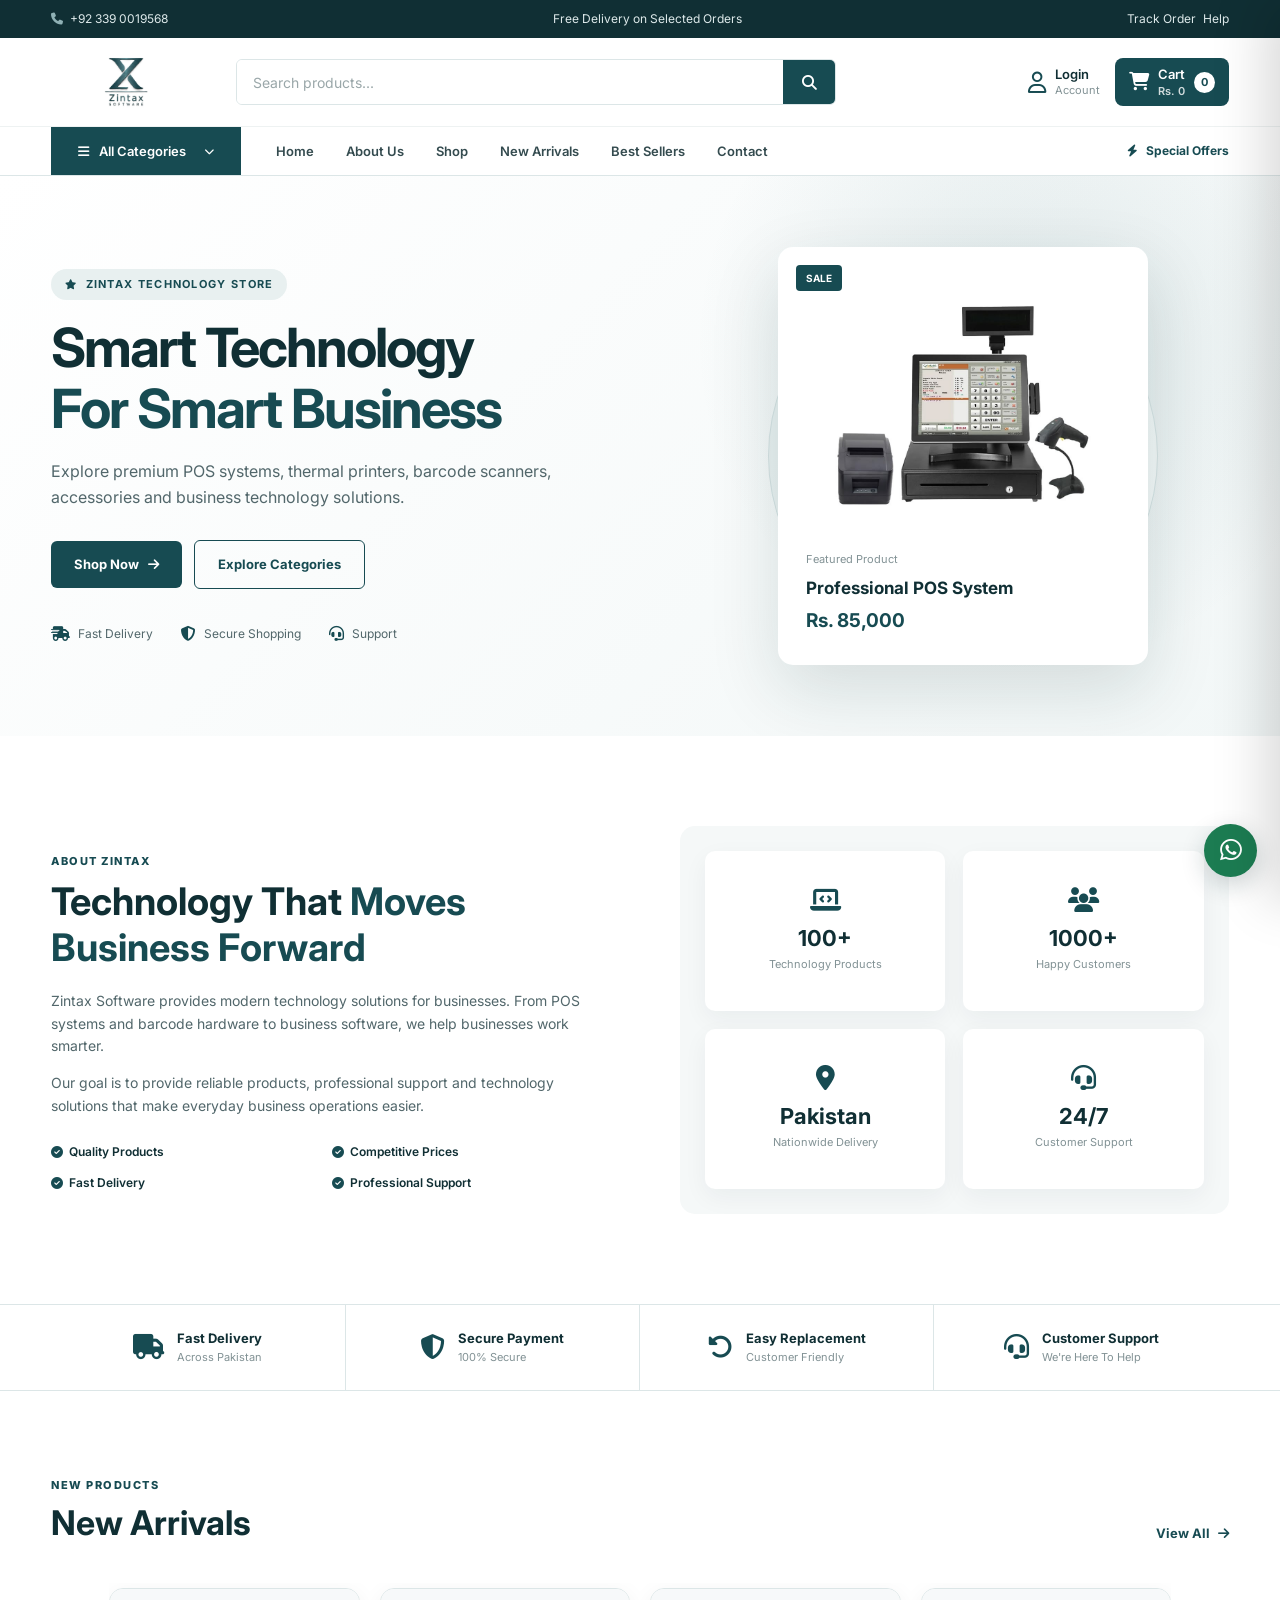
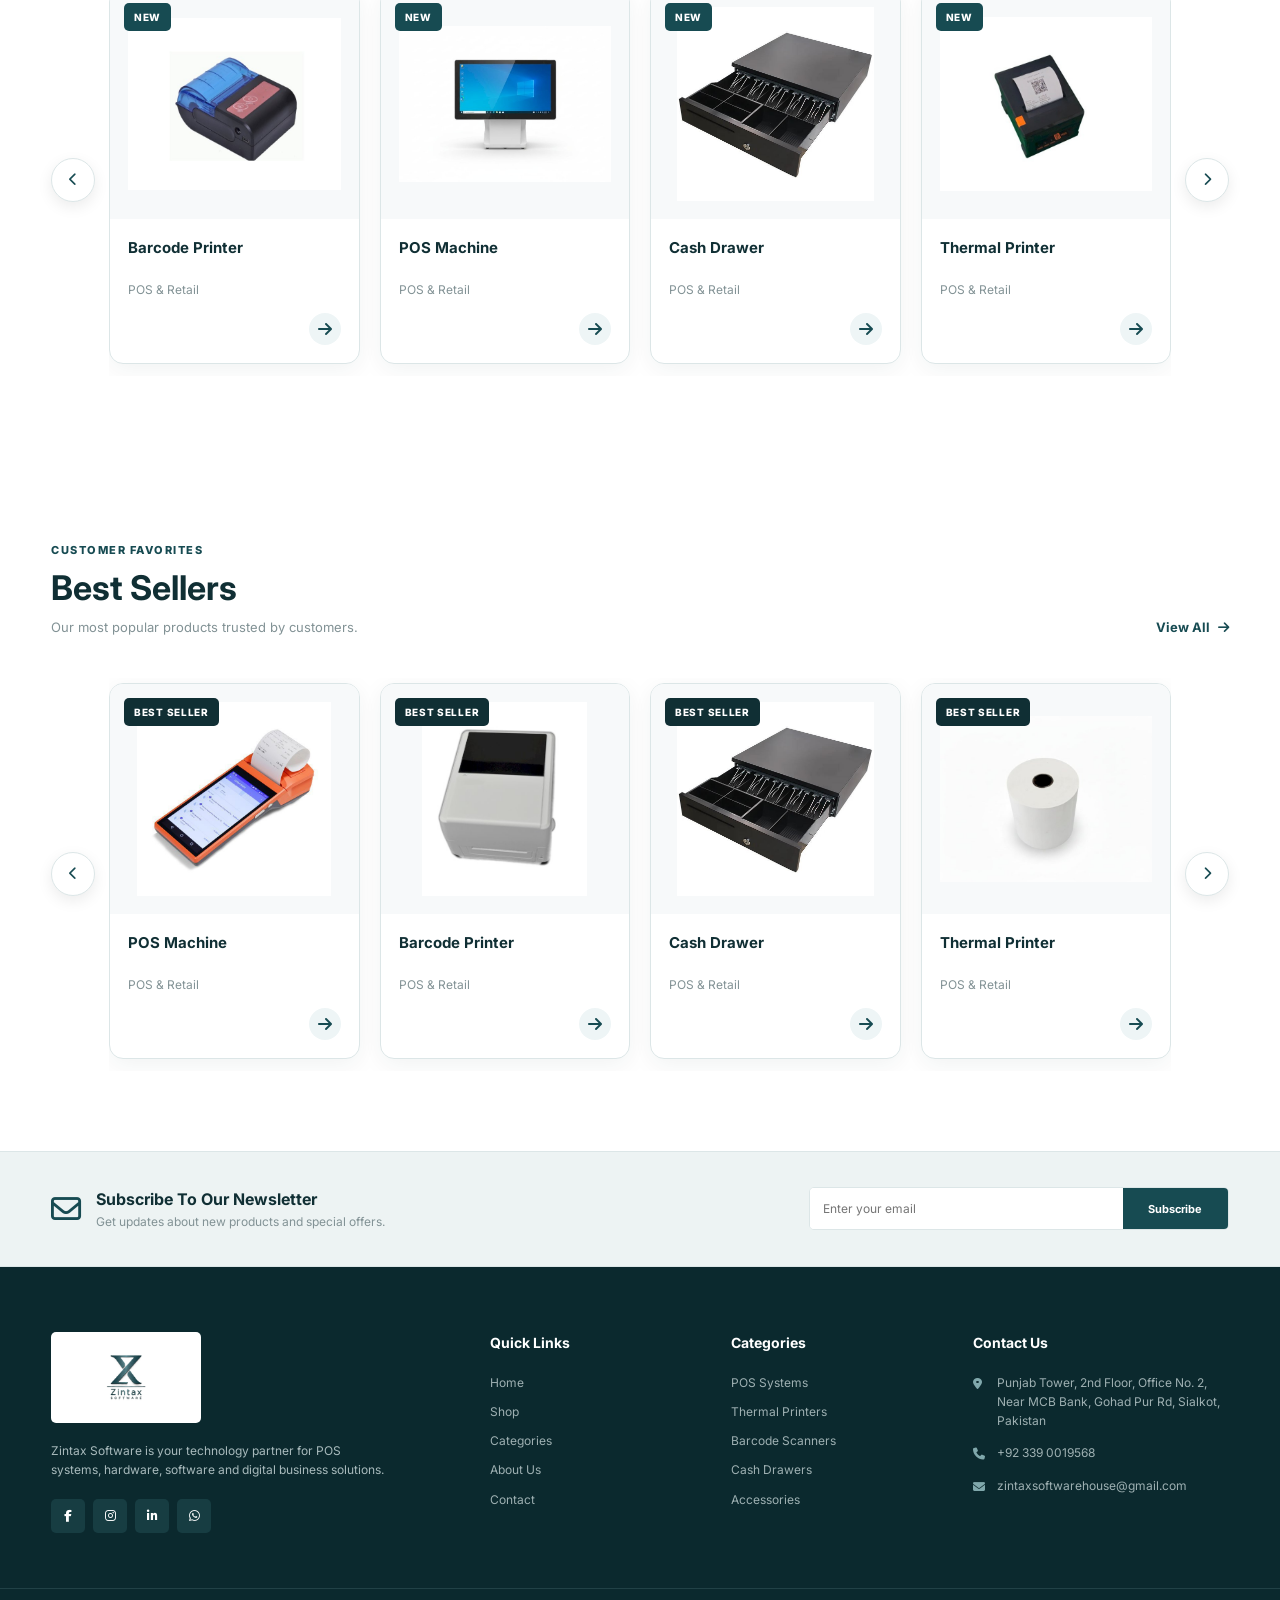
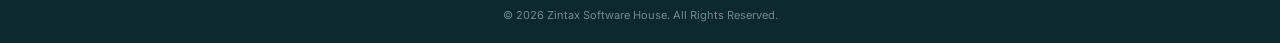
<file: index.html>
<!DOCTYPE html>
<html lang="en">

<head>
    <meta charset="UTF-8">
    <meta name="viewport" content="width=device-width, initial-scale=1.0">
    <title>Zintax Store | POS &amp; Technology Store</title>

    <link rel="stylesheet" href="https://cdnjs.cloudflare.com/ajax/libs/font-awesome/6.6.0/css/all.min.css">
    <link rel="stylesheet" href="style.css">
</head>

<body>

    <!-- TOP BAR -->
    <div class="top-bar">
        <div class="container top-content">
            <div>
                <i class="fa-solid fa-phone"></i>
                <a href="tel:+923390019568">+92 339 0019568</a>
            </div>
            <div>Free Delivery on Selected Orders</div>
            <div class="top-links">
                <a href="#contact">Track Order</a>
                <a href="#contact">Help</a>
            </div>
        </div>
    </div>

    <!-- HEADER -->
    <header class="header">
        <div class="container header-main">

            <a href="index.html" class="logo">
                <img src="WhatsApp Image 2026-09-02 at 4.53.37 PM (1).jpeg" alt="Zintax Software">
            </a>

            <div class="search-box">
                <input type="text" id="searchInput" placeholder="Search products..." autocomplete="off">
                <button type="button" id="searchBtn" aria-label="Search">
                    <i class="fa-solid fa-magnifying-glass"></i>
                </button>
            </div>

            <div class="header-actions">
                <a href="#" class="account">
                    <i class="fa-regular fa-user"></i>
                    <span>Login <small>Account</small></span>
                </a>

                <button type="button" class="cart-btn" id="cartBtn" aria-label="Open cart">
                    <i class="fa-solid fa-cart-shopping"></i>
                    <span>Cart <small id="cartTotalSmall">Rs. 0</small></span>
                    <b id="cartCount">0</b>
                </button>
            </div>

            <button type="button" class="mobile-menu" id="mobileMenu" aria-label="Open menu">
                <i class="fa-solid fa-bars"></i>
            </button>
        </div>

        <!-- NAVIGATION -->
        <nav class="navigation">
            <div class="container nav-inner">

                <button type="button" class="category-btn" id="categoryBtn" aria-expanded="false"
                    aria-controls="categoryMenu">
                    <i class="fa-solid fa-bars"></i>
                    All Categories
                    <i class="fa-solid fa-chevron-down"></i>
                </button>

                <div class="nav-links" id="navLinks">
                    <a href="index.html">Home</a>
                    <a href="#about">About Us</a>
                    <a href="products.html">Shop</a>
                    <a href="#new-arrivals">New Arrivals</a>
                    <a href="#best-sellers">Best Sellers</a>
                    <a href="#contact">Contact</a>
                </div>

                <div class="nav-offer">
                    <i class="fa-solid fa-bolt"></i>
                    Special Offers
                </div>
            </div>
        </nav>

        <!-- CATEGORY MENU -->
        <div class="category-menu" id="categoryMenu">
            <div class="container category-menu-grid">

                <div class="category-column">
                    <h3>POS &amp; Retail</h3>
                    <a href="products.html?category=pos" data-category="pos">POS Machines</a>
                    <a href="products.html?category=printer" data-category="printer">Thermal Printers</a>
                    <a href="products.html?category=barcode-printer" data-category="barcode-printer">Barcode
                        Printers</a>
                    <a href="products.html?category=scanner" data-category="scanner">Barcode Scanners</a>
                    <a href="products.html?category=cash-drawer" data-category="cash-drawer">Cash Drawers</a>
                    <a href="products.html?category=scale" data-category="scale">Weighing Scales</a>
                </div>

                <div class="category-column">
                    <h3>Business</h3>
                    <a href="products.html?category=software" data-category="software">Business Software</a>
                </div>

            </div>
        </div>
    </header>

    <main>

        <!-- HERO -->
        <section class="hero">
            <div class="container hero-grid">

                <div class="hero-content">
                    <div class="hero-tag">
                        <i class="fa-solid fa-star"></i>
                        ZINTAX TECHNOLOGY STORE
                    </div>

                    <h1>
                        Smart Technology
                        <span>For Smart Business</span>
                    </h1>

                    <p>
                        Explore premium POS systems, thermal printers,
                        barcode scanners, accessories and business
                        technology solutions.
                    </p>

                    <div class="hero-buttons">
                        <a href="products.html" class="btn-primary">
                            Shop Now
                            <i class="fa-solid fa-arrow-right"></i>
                        </a>
                        <a href="#categories" class="btn-outline" data-open-categories>Explore Categories</a>
                    </div>

                    <div class="hero-features">
                        <div><i class="fa-solid fa-truck-fast"></i><span>Fast Delivery</span></div>
                        <div><i class="fa-solid fa-shield-halved"></i><span>Secure Shopping</span></div>
                        <div><i class="fa-solid fa-headset"></i><span>Support</span></div>
                    </div>
                </div>

                <div class="hero-product">
                    <div class="hero-circle"></div>
                    <div class="hero-product-card">
                        <span class="sale-badge">SALE</span>
                        <img src="ppos.jpg" alt="Professional POS System">
                        <div class="hero-product-info">
                            <small>Featured Product</small>
                            <h3>Professional POS System</h3>
                            <strong>Rs. 85,000</strong>
                        </div>
                    </div>
                </div>

            </div>
        </section>

        <!-- ABOUT -->
        <section class="about section" id="about">
            <div class="container about-grid">

                <div class="about-content">
                    <span class="section-label">ABOUT ZINTAX</span>
                    <h2>Technology That <span>Moves Business Forward</span></h2>

                    <p>
                        Zintax Software provides modern technology
                        solutions for businesses. From POS systems
                        and barcode hardware to business software,
                        we help businesses work smarter.
                    </p>

                    <p>
                        Our goal is to provide reliable products,
                        professional support and technology solutions
                        that make everyday business operations easier.
                    </p>

                    <div class="about-points">
                        <div><i class="fa-solid fa-circle-check"></i>Quality Products</div>
                        <div><i class="fa-solid fa-circle-check"></i>Competitive Prices</div>
                        <div><i class="fa-solid fa-circle-check"></i>Fast Delivery</div>
                        <div><i class="fa-solid fa-circle-check"></i>Professional Support</div>
                    </div>
                </div>

                <div class="about-box">
                    <div>
                        <i class="fa-solid fa-laptop-code"></i>
                        <strong>100+</strong>
                        <span>Technology Products</span>
                    </div>
                    <div>
                        <i class="fa-solid fa-users"></i>
                        <strong>1000+</strong>
                        <span>Happy Customers</span>
                    </div>
                    <div>
                        <i class="fa-solid fa-location-dot"></i>
                        <strong>Pakistan</strong>
                        <span>Nationwide Delivery</span>
                    </div>
                    <div>
                        <i class="fa-solid fa-headset"></i>
                        <strong>24/7</strong>
                        <span>Customer Support</span>
                    </div>
                </div>

            </div>
        </section>

        <!-- FEATURES STRIP (id="categories" so the "Explore Categories" link works) -->
        <section class="feature-strip" id="categories">
            <div class="container feature-strip-grid">

                <div class="strip-item">
                    <i class="fa-solid fa-truck"></i>
                    <div><strong>Fast Delivery</strong><span>Across Pakistan</span></div>
                </div>

                <div class="strip-item">
                    <i class="fa-solid fa-shield-halved"></i>
                    <div><strong>Secure Payment</strong><span>100% Secure</span></div>
                </div>

                <div class="strip-item">
                    <i class="fa-solid fa-rotate-left"></i>
                    <div><strong>Easy Replacement</strong><span>Customer Friendly</span></div>
                </div>

                <div class="strip-item">
                    <i class="fa-solid fa-headset"></i>
                    <div><strong>Customer Support</strong><span>We're Here To Help</span></div>
                </div>

            </div>
        </section>

        <!-- NEW ARRIVALS -->
        <section class="new-arrivals" id="new-arrivals">
            <div class="container">

                <div class="section-header">
                    <div>
                        <span class="section-tag">NEW PRODUCTS</span>
                        <h2>New Arrivals</h2>
                    </div>
                    <a href="products.html" class="view-all-btn">View All <i class="fas fa-arrow-right"></i></a>
                </div>

                <div class="new-arrivals-slider">
                    <button type="button" class="new-arrivals-arrow" id="newArrivalsPrev" aria-label="Previous"><i
                            class="fa-solid fa-chevron-left"></i></button>

                    <div class="new-arrivals-viewport">
                        <div class="new-arrivals-track" id="newArrivalsTrack">
                            <a href="products.html?category=barcode-printer" class="new-arrival-product">
                                <span class="product-badge">NEW</span>
                                <div class="new-arrival-image"><img src="bp11.jpg" alt="Barcode Printer"></div>
                                <div class="product-info">
                                    <h3>Barcode Printer</h3>
                                    <p>POS &amp; Retail</p>
                                    <div class="product-bottom">
                                        <span class="view-product"><i class="fa-solid fa-arrow-right"></i></span>
                                    </div>
                                </div>
                            </a>

                            <a href="products.html?category=pos" class="new-arrival-product">
                                <span class="product-badge">NEW</span>
                                <div class="new-arrival-image"><img src="tc1.jpg" alt="POS Machine"></div>
                                <div class="product-info">
                                    <h3>POS Machine</h3>
                                    <p>POS &amp; Retail</p>
                                    <div class="product-bottom">
                                        <span class="view-product"><i class="fa-solid fa-arrow-right"></i></span>
                                    </div>
                                </div>
                            </a>

                            <a href="products.html?category=cash-drawer" class="new-arrival-product">
                                <span class="product-badge">NEW</span>
                                <div class="new-arrival-image"><img src="cd1.jpg" alt="Cash Drawer"></div>
                                <div class="product-info">
                                    <h3>Cash Drawer</h3>
                                    <p>POS &amp; Retail</p>
                                    <div class="product-bottom">
                                        <span class="view-product"><i class="fa-solid fa-arrow-right"></i></span>
                                    </div>
                                </div>
                            </a>

                            <a href="products.html?category=printer" class="new-arrival-product">
                                <span class="product-badge">NEW</span>
                                <div class="new-arrival-image"><img src="tp11.jpg" alt="Thermal Printer"></div>
                                <div class="product-info">
                                    <h3>Thermal Printer</h3>
                                    <p>POS &amp; Retail</p>
                                    <div class="product-bottom">
                                        <span class="view-product"><i class="fa-solid fa-arrow-right"></i></span>
                                    </div>
                                </div>
                            </a>

                            <a href="products.html?category=scanner" class="new-arrival-product">
                                <span class="product-badge">NEW</span>
                                <div class="new-arrival-image"><img src="bs11.jpg" alt="Barcode Scanner"></div>
                                <div class="product-info">
                                    <h3>Barcode Scanner</h3>
                                    <p>POS &amp; Retail</p>
                                    <div class="product-bottom">
                                        <span class="view-product"><i class="fa-solid fa-arrow-right"></i></span>
                                    </div>
                                </div>
                            </a>

                        </div>
                    </div>

                    <button type="button" class="new-arrivals-arrow" id="newArrivalsNext" aria-label="Next"><i
                            class="fa-solid fa-chevron-right"></i></button>
                </div>

            </div>
        </section>

        <!-- BEST SELLERS -->
        <section class="featured-products" id="best-sellers">
            <div class="container">

                <div class="section-header">
                    <div>
                        <span class="section-tag">CUSTOMER FAVORITES</span>
                        <h2>Best Sellers</h2>
                        <p>Our most popular products trusted by customers.</p>
                    </div>
                    <a href="products.html" class="view-all-btn">View All <i class="fas fa-arrow-right"></i></a>
                </div>

                <div class="featured-slider">
                    <button type="button" class="slider-arrow" id="sliderPrev" aria-label="Previous"><i
                            class="fa-solid fa-chevron-left"></i></button>

                    <div class="slider-viewport">
                        <div class="slider-track" id="sliderTrack">
                            <a href="products.html?category=pos" class="slider-product">
                                <span class="product-badge best">BEST SELLER</span>
                                <div class="slider-image"><img src="apt.jpg" alt="POS Machine"></div>
                                <div class="product-info">
                                    <h3>POS Machine</h3>
                                    <p>POS &amp; Retail</p>
                                    <div class="product-bottom">
                                        <span class="view-product"><i class="fa-solid fa-arrow-right"></i></span>
                                    </div>
                                </div>
                            </a>

                            <a href="products.html?category=barcode-printer" class="slider-product">
                                <span class="product-badge best">BEST SELLER</span>
                                <div class="slider-image"><img src="bcp33.jpg" alt="Barcode Printer"></div>
                                <div class="product-info">
                                    <h3>Barcode Printer</h3>
                                    <p>POS &amp; Retail</p>
                                    <div class="product-bottom">
                                        <span class="view-product"><i class="fa-solid fa-arrow-right"></i></span>
                                    </div>
                                </div>
                            </a>

                            <a href="products.html?category=cash-drawer" class="slider-product">
                                <span class="product-badge best">BEST SELLER</span>
                                <div class="slider-image"><img src="cd1.jpg" alt="Cash Drawer"></div>
                                <div class="product-info">
                                    <h3>Cash Drawer</h3>
                                    <p>POS &amp; Retail</p>
                                    <div class="product-bottom">
                                        <span class="view-product"><i class="fa-solid fa-arrow-right"></i></span>
                                    </div>
                                </div>
                            </a>

                            <a href="products.html?category=printer" class="slider-product">
                                <span class="product-badge best">BEST SELLER</span>
                                <div class="slider-image"><img src="tp1.jpg" alt="Thermal Printer"></div>
                                <div class="product-info">
                                    <h3>Thermal Printer</h3>
                                    <p>POS &amp; Retail</p>
                                    <div class="product-bottom">
                                        <span class="view-product"><i class="fa-solid fa-arrow-right"></i></span>
                                    </div>
                                </div>
                            </a>

                            <a href="products.html?category=barcode-printer" class="slider-product">
                                <span class="product-badge best">BEST SELLER</span>
                                <div class="slider-image"><img src="bcp11.jpg" alt="Barcode Printer"></div>
                                <div class="product-info">
                                    <h3>Barcode Printer</h3>
                                    <p>POS &amp; Retail</p>
                                    <div class="product-bottom">
                                        <span class="view-product"><i class="fa-solid fa-arrow-right"></i></span>
                                    </div>
                                </div>
                            </a>

                        </div>
                    </div>

                    <button type="button" class="slider-arrow" id="sliderNext" aria-label="Next"><i
                            class="fa-solid fa-chevron-right"></i></button>
                </div>

            </div>
        </section>

        <!-- NEWSLETTER -->
        <section class="newsletter">
            <div class="container newsletter-inner">

                <div>
                    <i class="fa-regular fa-envelope"></i>
                    <div>
                        <h3>Subscribe To Our Newsletter</h3>
                        <p>Get updates about new products and special offers.</p>
                    </div>
                </div>

                <form id="newsletterForm">
                    <input type="email" id="newsletterEmail" placeholder="Enter your email" required>
                    <button type="submit">Subscribe</button>
                </form>

            </div>
        </section>

    </main>

    <!-- FOOTER -->
    <footer class="footer" id="contact">

        <div class="container footer-grid">

            <div class="footer-about">
                <a href="index.html" class="footer-logo">
                    <img src="WhatsApp Image 2026-09-02 at 4.53.37 PM (1).jpeg" alt="Zintax Software">
                </a>

                <p>
                    Zintax Software is your technology partner
                    for POS systems, hardware, software and
                    digital business solutions.
                </p>

                <div class="social">
                    <a href="https://www.facebook.com/profile.php?id=61590912303466" target="_blank"
                        rel="noopener noreferrer" aria-label="Facebook">
                        <i class="fa-brands fa-facebook-f"></i>
                    </a>
                    <a href="https://www.instagram.com/zintaxsoftware/" target="_blank" rel="noopener noreferrer"
                        aria-label="Instagram">
                        <i class="fa-brands fa-instagram"></i>
                    </a>
                    <a href="#" aria-label="LinkedIn">
                        <i class="fa-brands fa-linkedin-in"></i>
                    </a>
                    <a href="https://wa.me/923390019568" target="_blank" rel="noopener noreferrer"
                        aria-label="WhatsApp">
                        <i class="fa-brands fa-whatsapp"></i>
                    </a>
                </div>
            </div>

            <div>
                <h3>Quick Links</h3>
                <a href="index.html">Home</a>
                <a href="products.html">Shop</a>
                <a href="#categories" data-open-categories>Categories</a>
                <a href="#about">About Us</a>
                <a href="#contact">Contact</a>
            </div>

            <div>
                <h3>Categories</h3>
                <a href="products.html?category=pos">POS Systems</a>
                <a href="products.html?category=printer">Thermal Printers</a>
                <a href="products.html?category=scanner">Barcode Scanners</a>
                <a href="products.html?category=cash-drawer">Cash Drawers</a>
                <a href="products.html">Accessories</a>
            </div>

            <div>
                <h3>Contact Us</h3>

                <p class="footer-contact">
                    <i class="fa-solid fa-location-dot"></i>
                    <span>Punjab Tower, 2nd Floor, Office No. 2, Near MCB Bank, Gohad Pur Rd, Sialkot, Pakistan</span>
                </p>

                <p class="footer-contact">
                    <i class="fa-solid fa-phone"></i>
                    <a href="tel:+923390019568">+92 339 0019568</a>
                </p>

                <p class="footer-contact">
                    <i class="fa-solid fa-envelope"></i>
                    <a href="mailto:zintaxsoftwarehouse@gmail.com">zintaxsoftwarehouse@gmail.com</a>
                </p>
            </div>

        </div>

        <div class="footer-bottom">
            <div class="container">
                <p>© 2026 Zintax Software House. All Rights Reserved.</p>
            </div>
        </div>

    </footer>

    <!-- CART -->
    <div class="cart-overlay" id="cartOverlay"></div>

    <aside class="cart-drawer" id="cartDrawer">

        <div class="cart-header">
            <h2>
                Shopping Cart
                <span id="cartHeaderCount">0</span>
            </h2>
            <button type="button" id="closeCart" aria-label="Close cart">
                <i class="fa-solid fa-xmark"></i>
            </button>
        </div>

        <div class="cart-items" id="cartItems">
            <div class="empty-cart">
                <i class="fa-solid fa-cart-shopping"></i>
                <h3>Your cart is empty</h3>
                <p>Add products to your cart.</p>
            </div>
        </div>

        <div class="cart-footer">
            <div class="cart-total-row">
                <span>Subtotal</span>
                <strong id="drawerTotal">Rs. 0</strong>
            </div>

            <button type="button" class="checkout-btn" id="checkoutBtn">
                Proceed To Checkout
                <i class="fa-solid fa-arrow-right"></i>
            </button>

            <button type="button" class="whatsapp-order" id="whatsappOrder">
                <i class="fa-brands fa-whatsapp"></i>
                Order On WhatsApp
            </button>
        </div>

    </aside>

    <!-- TOAST -->
    <div class="toast" id="toast">
        <i class="fa-solid fa-check"></i>
        <span>Product added to cart</span>
    </div>

    <!-- FLOATING WHATSAPP -->
    <a href="https://wa.me/923390019568" target="_blank" rel="noopener noreferrer" class="floating-whatsapp"
        aria-label="Chat on WhatsApp">
        <i class="fa-brands fa-whatsapp"></i>
    </a>

    <script>
        /* =========================================================
           ZINTAX STORE - script.js
           ========================================================= */
        (function () {
            'use strict';
            console.log('Zintax script loaded');

            const $ = (s, r = document) => r.querySelector(s);
            const $$ = (s, r = document) => Array.from(r.querySelectorAll(s));

            const WHATSAPP = '923390019568';
            const CART_KEY = 'zintaxCart';

            /* ---------------- Toast ---------------- */
            const toast = $('#toast');
            let toastTimer;
            function showToast(message, icon) {
                if (!toast) return;
                $('span', toast).textContent = message;
                const i = $('i', toast);
                if (i) i.className = icon || 'fa-solid fa-check';
                toast.classList.add('show');
                clearTimeout(toastTimer);
                toastTimer = setTimeout(() => toast.classList.remove('show'), 2600);
            }

            /* ---------------- Category menu ---------------- */
            const categoryBtn = $('#categoryBtn');
            const categoryMenu = $('#categoryMenu');
            const chevron = categoryBtn ? $('.fa-chevron-down', categoryBtn) : null;

            function setCategoryMenu(open) {
                if (!categoryBtn || !categoryMenu) return;
                categoryMenu.classList.toggle('show', open);
                categoryBtn.classList.toggle('active', open);
                categoryBtn.setAttribute('aria-expanded', String(open));
                if (chevron) chevron.classList.toggle('rotate', open);
            }

            if (categoryBtn && categoryMenu) {
                categoryBtn.addEventListener('click', e => {
                    e.stopPropagation();
                    setCategoryMenu(!categoryMenu.classList.contains('show'));
                });

                // close when clicking a link inside the menu
                $$('a', categoryMenu).forEach(a => a.addEventListener('click', () => setCategoryMenu(false)));

                // close on outside click
                document.addEventListener('click', e => {
                    if (!categoryMenu.classList.contains('show')) return;
                    if (!categoryMenu.contains(e.target) && !categoryBtn.contains(e.target)) setCategoryMenu(false);
                });
            }

            // "Explore Categories" / footer "Categories" open the menu
            $$('[data-open-categories]').forEach(el => {
                el.addEventListener('click', e => {
                    e.preventDefault();
                    window.scrollTo({ top: 0, behavior: 'smooth' });
                    const nav = $('.navigation');
                    if (nav && window.innerWidth <= 768) nav.classList.add('mobile-open');
                    setTimeout(() => setCategoryMenu(true), 250);
                });
            });

            /* ---------------- Mobile menu ---------------- */
            const mobileMenu = $('#mobileMenu');
            const navigation = $('.navigation');

            if (mobileMenu && navigation) {
                mobileMenu.addEventListener('click', () => {
                    const open = navigation.classList.toggle('mobile-open');
                    mobileMenu.classList.toggle('active', open);
                    const icon = $('i', mobileMenu);
                    if (icon) icon.className = open ? 'fa-solid fa-xmark' : 'fa-solid fa-bars';
                    if (!open) setCategoryMenu(false);
                });

                $$('.nav-links a').forEach(a => a.addEventListener('click', () => {
                    if (window.innerWidth <= 768) mobileMenu.click();
                }));
            }

            /* ---------------- Search ---------------- */
            const searchInput = $('#searchInput');
            const searchBtn = $('#searchBtn');

            function doSearch() {
                const q = searchInput.value.trim();
                if (!q) { searchInput.focus(); return; }
                window.location.href = 'products.html?search=' + encodeURIComponent(q);
            }
            if (searchInput && searchBtn) {
                searchBtn.addEventListener('click', doSearch);
                searchInput.addEventListener('keydown', e => { if (e.key === 'Enter') doSearch(); });
            }

            /* ---------------- Newsletter ---------------- */
            const newsletterForm = $('#newsletterForm');
            if (newsletterForm) {
                newsletterForm.addEventListener('submit', e => {
                    e.preventDefault();
                    const email = $('#newsletterEmail').value.trim();
                    if (!/^\S+@\S+\.\S+$/.test(email)) {
                        showToast('Please enter a valid email', 'fa-solid fa-triangle-exclamation');
                        return;
                    }
                    try {
                        const list = JSON.parse(localStorage.getItem('zintaxNewsletter') || '[]');
                        if (!list.includes(email)) list.push(email);
                        localStorage.setItem('zintaxNewsletter', JSON.stringify(list));
                    } catch (err) { /* storage unavailable */ }
                    newsletterForm.reset();
                    showToast('Thanks for subscribing!');
                });
            }

            /* ---------------- Auto sliders ---------------- */
            function initSlider(opts) {
                const track = $(opts.track);
                if (!track) return;

                const viewport = track.parentElement;
                const wrapper = viewport.parentElement;
                const prevBtn = $(opts.prev);
                const nextBtn = $(opts.next);
                const cards = Array.from(track.children);

                let index = 0, perView = 4, gap = 20, cardW = 0, max = 0, timer = null;

                function layout() {
                    const w = window.innerWidth;
                    perView = w > 1100 ? 4 : w > 768 ? 3 : w > 480 ? 2 : 1;
                    gap = parseFloat(getComputedStyle(track).columnGap) || 20;
                    cardW = (viewport.clientWidth - gap * (perView - 1)) / perView;
                    cards.forEach(c => { c.style.width = cardW + 'px'; });
                    max = Math.max(0, cards.length - perView);
                    index = Math.min(index, max);
                    if (prevBtn) prevBtn.style.visibility = max === 0 ? 'hidden' : '';
                    if (nextBtn) nextBtn.style.visibility = max === 0 ? 'hidden' : '';
                    move();
                }

                function move() {
                    track.style.transform = 'translate3d(' + (-index * (cardW + gap)) + 'px,0,0)';
                }

                function next() { index = index >= max ? 0 : index + 1; move(); }
                function prev() { index = index <= 0 ? max : index - 1; move(); }

                function start() {
                    stop();
                    if (max === 0) return;
                    timer = setInterval(next, opts.delay);
                }
                function stop() { clearInterval(timer); timer = null; }

                if (nextBtn) nextBtn.addEventListener('click', () => { next(); start(); });
                if (prevBtn) prevBtn.addEventListener('click', () => { prev(); start(); });

                // pause on hover / focus
                wrapper.addEventListener('mouseenter', stop);
                wrapper.addEventListener('mouseleave', start);
                wrapper.addEventListener('focusin', stop);
                wrapper.addEventListener('focusout', start);

                // touch swipe
                let startX = 0, dx = 0, swiping = false;
                viewport.addEventListener('touchstart', e => {
                    startX = e.touches[0].clientX; dx = 0; swiping = true; stop();
                }, { passive: true });
                viewport.addEventListener('touchmove', e => {
                    if (swiping) dx = e.touches[0].clientX - startX;
                }, { passive: true });
                viewport.addEventListener('touchend', () => {
                    if (!swiping) return;
                    swiping = false;
                    if (Math.abs(dx) > 50) { dx < 0 ? next() : prev(); }
                    start();
                });

                // pause when tab is hidden
                document.addEventListener('visibilitychange', () => {
                    document.hidden ? stop() : start();
                });

                let resizeTimer;
                window.addEventListener('resize', () => {
                    clearTimeout(resizeTimer);
                    resizeTimer = setTimeout(() => { layout(); start(); }, 150);
                });

                layout();
                start();
            }

            initSlider({ track: '#newArrivalsTrack', prev: '#newArrivalsPrev', next: '#newArrivalsNext', delay: 3500 });
            initSlider({ track: '#sliderTrack', prev: '#sliderPrev', next: '#sliderNext', delay: 3000 });

            /* ---------------- Cart ---------------- */
            const cartBtn = $('#cartBtn');
            const cartDrawer = $('#cartDrawer');
            const cartOverlay = $('#cartOverlay');
            const closeCart = $('#closeCart');
            const cartItemsEl = $('#cartItems');

            let cart = [];
            try { cart = JSON.parse(localStorage.getItem(CART_KEY) || '[]'); } catch (e) { cart = []; }

            const money = n => 'Rs. ' + Number(n).toLocaleString('en-PK');
            const esc = s => String(s).replace(/[&<>"']/g, ch => ({ '&': '&amp;', '<': '&lt;', '>': '&gt;', '"': '&quot;', "'": '&#39;' }[ch]));

            function saveCart() {
                try { localStorage.setItem(CART_KEY, JSON.stringify(cart)); } catch (e) { /* ignore */ }
            }

            function openCart() {
                if (!cartDrawer) return;
                cartDrawer.classList.add('show');
                cartOverlay && cartOverlay.classList.add('show');
                document.body.classList.add('no-scroll');
            }
            function closeCartDrawer() {
                cartDrawer && cartDrawer.classList.remove('show');
                cartOverlay && cartOverlay.classList.remove('show');
                document.body.classList.remove('no-scroll');
            }

            function renderCart() {
                const count = cart.reduce((s, i) => s + i.qty, 0);
                const total = cart.reduce((s, i) => s + i.qty * i.price, 0);

                const set = (sel, txt) => { const el = $(sel); if (el) el.textContent = txt; };
                set('#cartCount', count);
                set('#cartHeaderCount', count);
                set('#cartTotalSmall', money(total));
                set('#drawerTotal', money(total));

                if (!cartItemsEl) return;

                if (!cart.length) {
                    cartItemsEl.innerHTML =
                        '<div class="empty-cart"><i class="fa-solid fa-cart-shopping"></i>' +
                        '<h3>Your cart is empty</h3><p>Add products to your cart.</p></div>';
                    return;
                }

                cartItemsEl.innerHTML = cart.map(item => (
                    '<div class="cart-item" data-id="' + esc(item.id) + '">' +
                    '<div class="cart-item-image"><img src="' + esc(item.image || '') + '" alt="' + esc(item.name) + '"></div>' +
                    '<div class="cart-item-info">' +
                    '<h4>' + esc(item.name) + '</h4>' +
                    '<div class="cart-item-price">' + money(item.price) + '</div>' +
                    '<div class="quantity">' +
                    '<button type="button" data-act="dec" aria-label="Decrease"><i class="fa-solid fa-minus"></i></button>' +
                    '<span>' + item.qty + '</span>' +
                    '<button type="button" data-act="inc" aria-label="Increase"><i class="fa-solid fa-plus"></i></button>' +
                    '</div>' +
                    '</div>' +
                    '<button type="button" class="remove-item" data-act="remove" aria-label="Remove"><i class="fa-solid fa-xmark"></i></button>' +
                    '</div>'
                )).join('');
            }

            function addToCart(product) {
                if (!product || !product.id) return;
                const found = cart.find(i => i.id === product.id);
                if (found) found.qty += 1;
                else cart.push({
                    id: String(product.id),
                    name: product.name || 'Product',
                    price: Number(product.price) || 0,
                    image: product.image || '',
                    qty: 1
                });
                saveCart();
                renderCart();
                showToast('Product added to cart');
            }
            window.addToCart = addToCart;   // usable from products.html too

            if (cartBtn) cartBtn.addEventListener('click', openCart);
            if (closeCart) closeCart.addEventListener('click', closeCartDrawer);
            if (cartOverlay) cartOverlay.addEventListener('click', closeCartDrawer);

            if (cartItemsEl) {
                cartItemsEl.addEventListener('click', e => {
                    const btn = e.target.closest('[data-act]');
                    if (!btn) return;
                    const row = btn.closest('.cart-item');
                    const item = cart.find(i => i.id === row.dataset.id);
                    if (!item) return;
                    const act = btn.dataset.act;
                    if (act === 'inc') item.qty += 1;
                    if (act === 'dec') item.qty -= 1;
                    if (act === 'remove' || item.qty < 1) cart = cart.filter(i => i !== item);
                    saveCart();
                    renderCart();
                });
            }

            // any button with class .add-cart + data attributes works (for product pages)
            document.addEventListener('click', e => {
                const btn = e.target.closest('.add-cart');
                if (!btn) return;
                addToCart({
                    id: btn.dataset.id,
                    name: btn.dataset.name,
                    price: btn.dataset.price,
                    image: btn.dataset.image
                });
            });

            // order on WhatsApp (also used by Checkout)
            function orderOnWhatsApp() {
                if (!cart.length) {
                    showToast('Your cart is empty', 'fa-solid fa-triangle-exclamation');
                    return;
                }
                const lines = cart.map((i, n) => (n + 1) + '. ' + i.name + ' x ' + i.qty + ' = ' + money(i.qty * i.price));
                const total = cart.reduce((s, i) => s + i.qty * i.price, 0);
                const msg = 'Hello Zintax Software, I want to order:\n\n' + lines.join('\n') + '\n\nTotal: ' + money(total);
                window.open('https://wa.me/' + WHATSAPP + '?text=' + encodeURIComponent(msg), '_blank', 'noopener');
            }
            const whatsappOrder = $('#whatsappOrder');
            const checkoutBtn = $('#checkoutBtn');
            if (whatsappOrder) whatsappOrder.addEventListener('click', orderOnWhatsApp);
            if (checkoutBtn) checkoutBtn.addEventListener('click', orderOnWhatsApp);

            renderCart();

            /* ---------------- Escape key closes everything ---------------- */
            document.addEventListener('keydown', e => {
                if (e.key !== 'Escape') return;
                setCategoryMenu(false);
                closeCartDrawer();
            });
        })();

    </script>
</body>

</html>
</file>
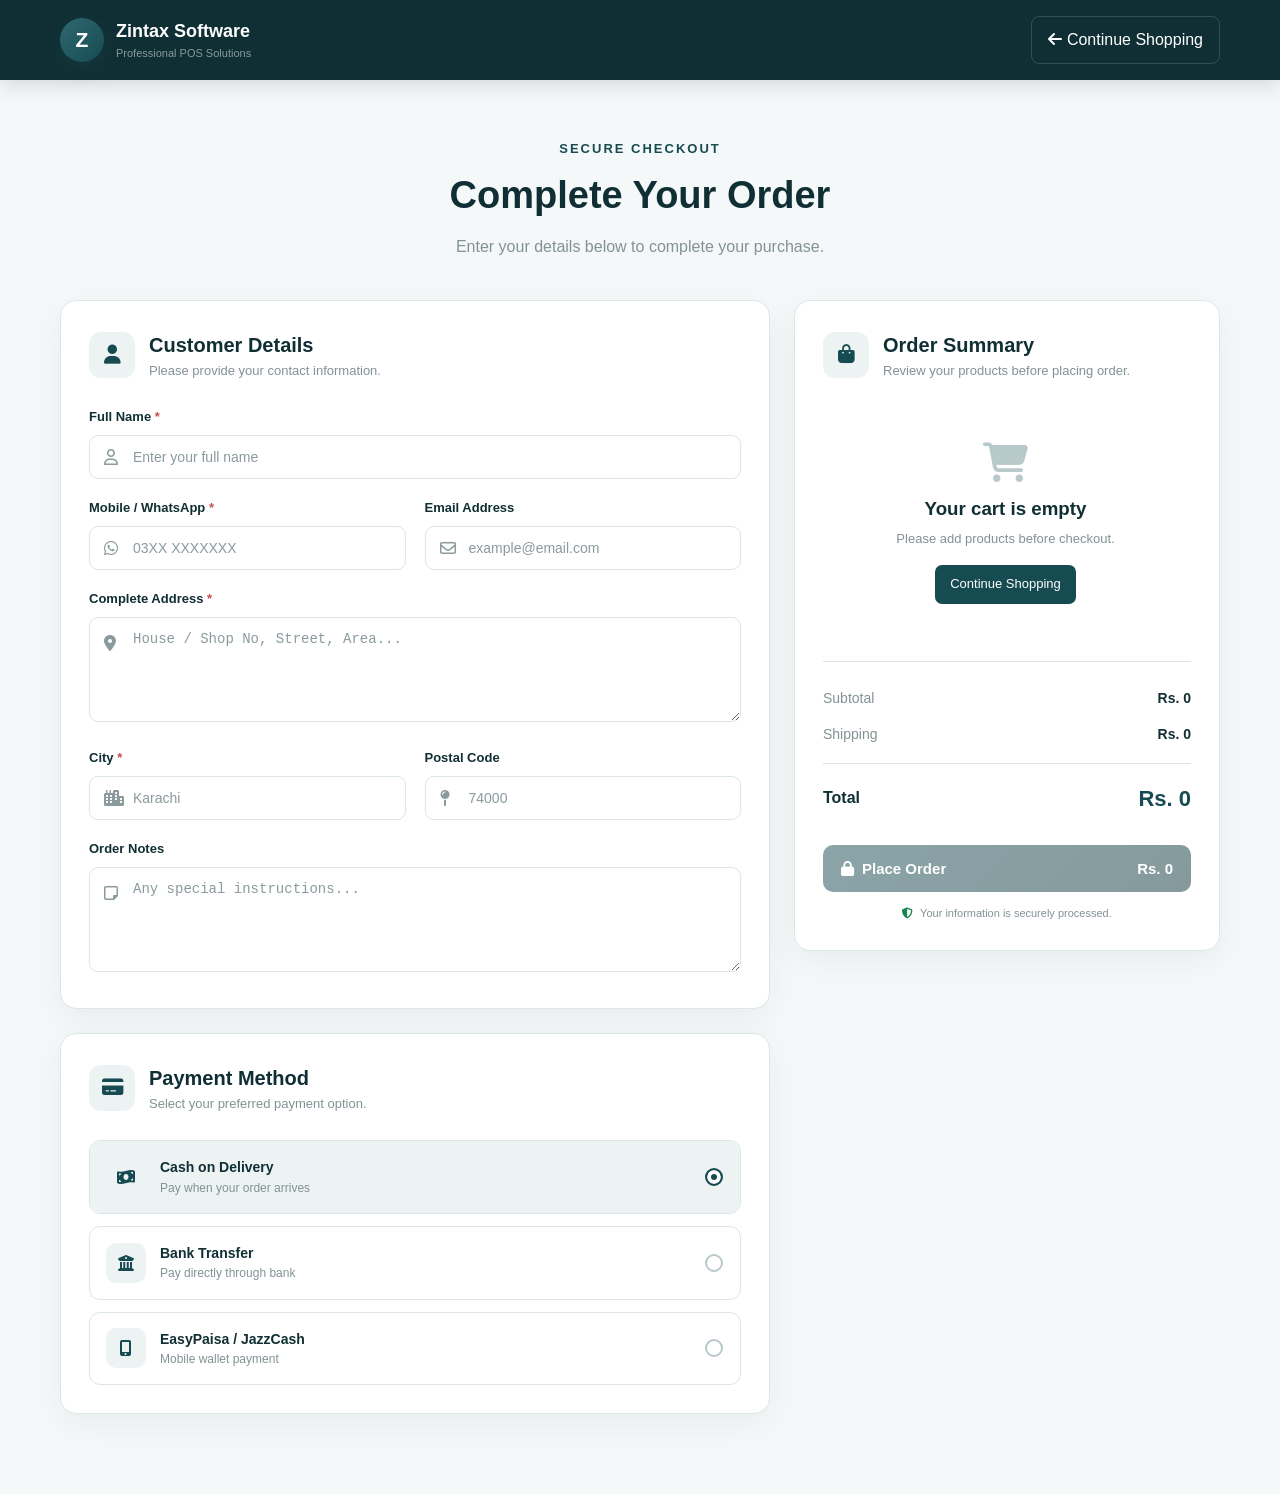
<file: checkout.html>
<!DOCTYPE html>
<html lang="en">

<head>

    <meta charset="UTF-8">

    <meta
        name="viewport"
        content="width=device-width, initial-scale=1.0">

    <title>Checkout | Zintax Software</title>

    <meta
        name="description"
        content="Complete your order securely with Zintax Software.">

    <!-- Font Awesome -->
    <link
        rel="stylesheet"
        href="https://cdnjs.cloudflare.com/ajax/libs/font-awesome/6.6.0/css/all.min.css">

    <!-- Invoice / Checkout CSS -->
    <link
        rel="stylesheet"
        href="invoice.css">

<style>
.checkout-product-actions {
    display: flex;
    align-items: center;
    gap: 12px;
}

.checkout-quantity-controls {
    display: inline-flex;
    align-items: center;
    gap: 8px;
    margin-top: 8px;
}

.quantity-button,
.delete-item-button {
    border: 0;
    cursor: pointer;
    display: inline-flex;
    align-items: center;
    justify-content: center;
    transition: 0.2s ease;
}

.quantity-button {
    width: 32px;
    height: 32px;
    border-radius: 8px;
    background: #f1f3f5;
}

.quantity-button:hover {
    transform: translateY(-1px);
}

.checkout-quantity {
    min-width: 28px;
    text-align: center;
    font-weight: 700;
}

.delete-item-button {
    width: 34px;
    height: 34px;
    border-radius: 8px;
    background: #ffe9e9;
    color: #d93025;
}

.delete-item-button:hover {
    background: #ffd6d6;
}
</style>
</head>

<body>

<!-- =========================================================
     HEADER
========================================================= -->

<header class="checkout-header">

    <div class="checkout-header-inner">

        <a href="index.html" class="brand">

            <div class="brand-logo">
                Z
            </div>

            <div>
                <strong>Zintax Software</strong>
                <small>Professional POS Solutions</small>
            </div>

        </a>

        <a
            href="index.html"
            class="back-shop">

            <i class="fa-solid fa-arrow-left"></i>

            Continue Shopping

        </a>

    </div>

</header>


<!-- =========================================================
     CHECKOUT
========================================================= -->

<main class="checkout-container">

    <div class="checkout-title">

        <span>SECURE CHECKOUT</span>

        <h1>Complete Your Order</h1>

        <p>
            Enter your details below to complete your purchase.
        </p>

    </div>


    <form
        id="checkoutForm"
        class="checkout-grid"
        autocomplete="on">

        <!-- =====================================================
             CUSTOMER DETAILS
        ====================================================== -->

        <section class="checkout-card">

            <div class="card-heading">

                <div class="heading-icon">
                    <i class="fa-solid fa-user"></i>
                </div>

                <div>

                    <h2>Customer Details</h2>

                    <p>
                        Please provide your contact information.
                    </p>

                </div>

            </div>


            <div class="form-grid">

                <div class="form-group full">

                    <label for="customerName">
                        Full Name
                        <span>*</span>
                    </label>

                    <div class="input-box">

                        <i class="fa-regular fa-user"></i>

                        <input
                            type="text"
                            id="customerName"
                            name="customerName"
                            placeholder="Enter your full name"
                            required>

                    </div>

                </div>


                <div class="form-group">

                    <label for="customerPhone">
                        Mobile / WhatsApp
                        <span>*</span>
                    </label>

                    <div class="input-box">

                        <i class="fa-brands fa-whatsapp"></i>

                        <input
                            type="tel"
                            id="customerPhone"
                            name="customerPhone"
                            placeholder="03XX XXXXXXX"
                            required>

                    </div>

                </div>


                <div class="form-group">

                    <label for="customerEmail">
                        Email Address
                    </label>

                    <div class="input-box">

                        <i class="fa-regular fa-envelope"></i>

                        <input
                            type="email"
                            id="customerEmail"
                            name="customerEmail"
                            placeholder="example@email.com">

                    </div>

                </div>


                <div class="form-group full">

                    <label for="customerAddress">
                        Complete Address
                        <span>*</span>
                    </label>

                    <div class="input-box textarea-box">

                        <i class="fa-solid fa-location-dot"></i>

                        <textarea
                            id="customerAddress"
                            name="customerAddress"
                            placeholder="House / Shop No, Street, Area..."
                            required></textarea>

                    </div>

                </div>


                <div class="form-group">

                    <label for="customerCity">
                        City
                        <span>*</span>
                    </label>

                    <div class="input-box">

                        <i class="fa-solid fa-city"></i>

                        <input
                            type="text"
                            id="customerCity"
                            name="customerCity"
                            placeholder="Karachi"
                            required>

                    </div>

                </div>


                <div class="form-group">

                    <label for="customerPostal">
                        Postal Code
                    </label>

                    <div class="input-box">

                        <i class="fa-solid fa-map-pin"></i>

                        <input
                            type="text"
                            id="customerPostal"
                            name="customerPostal"
                            placeholder="74000">

                    </div>

                </div>


                <div class="form-group full">

                    <label for="orderNotes">
                        Order Notes
                    </label>

                    <div class="input-box textarea-box">

                        <i class="fa-regular fa-note-sticky"></i>

                        <textarea
                            id="orderNotes"
                            name="orderNotes"
                            placeholder="Any special instructions..."></textarea>

                    </div>

                </div>

            </div>

        </section>


        <!-- =====================================================
             PAYMENT
        ====================================================== -->

        <section class="checkout-card payment-card">

            <div class="card-heading">

                <div class="heading-icon">
                    <i class="fa-solid fa-credit-card"></i>
                </div>

                <div>

                    <h2>Payment Method</h2>

                    <p>
                        Select your preferred payment option.
                    </p>

                </div>

            </div>


            <div class="payment-options">

                <label class="payment-option">

                    <input
                        type="radio"
                        name="paymentMethod"
                        value="Cash on Delivery"
                        checked>

                    <div class="payment-content">

                        <i class="fa-solid fa-money-bill-wave"></i>

                        <div>

                            <strong>Cash on Delivery</strong>

                            <span>
                                Pay when your order arrives
                            </span>

                        </div>

                    </div>

                    <span class="radio-circle"></span>

                </label>


                <label class="payment-option">

                    <input
                        type="radio"
                        name="paymentMethod"
                        value="Bank Transfer">

                    <div class="payment-content">

                        <i class="fa-solid fa-building-columns"></i>

                        <div>

                            <strong>Bank Transfer</strong>

                            <span>
                                Pay directly through bank
                            </span>

                        </div>

                    </div>

                    <span class="radio-circle"></span>

                </label>


                <label class="payment-option">

                    <input
                        type="radio"
                        name="paymentMethod"
                        value="EasyPaisa / JazzCash">

                    <div class="payment-content">

                        <i class="fa-solid fa-mobile-screen-button"></i>

                        <div>

                            <strong>EasyPaisa / JazzCash</strong>

                            <span>
                                Mobile wallet payment
                            </span>

                        </div>

                    </div>

                    <span class="radio-circle"></span>

                </label>

            </div>

        </section>


        <!-- =====================================================
             ORDER SUMMARY
        ====================================================== -->

        <section class="checkout-card order-card">

            <div class="card-heading">

                <div class="heading-icon">
                    <i class="fa-solid fa-bag-shopping"></i>
                </div>

                <div>

                    <h2>Order Summary</h2>

                    <p>
                        Review your products before placing order.
                    </p>

                </div>

            </div>


            <div id="checkoutItems" class="checkout-items"></div>


            <div class="summary-box">

                <div class="summary-row">

                    <span>Subtotal</span>

                    <strong id="checkoutSubtotal">
                        Rs. 0
                    </strong>

                </div>


                <div class="summary-row">

                    <span>Shipping</span>

                    <strong id="checkoutShipping">
                        Rs. 0
                    </strong>

                </div>


                <div class="summary-divider"></div>


                <div class="summary-row grand-total">

                    <span>Total</span>

                    <strong id="checkoutTotal">
                        Rs. 0
                    </strong>

                </div>

            </div>


            <button
                type="submit"
                class="place-order-button"
                id="placeOrderButton">

                <span>
                    <i class="fa-solid fa-lock"></i>
                    Place Order
                </span>

                <strong id="buttonTotal">
                    Rs. 0
                </strong>

            </button>


            <div class="secure-note">

                <i class="fa-solid fa-shield-halved"></i>

                Your information is securely processed.

            </div>

        </section>

    </form>

</main>


<!-- =========================================================
     INVOICE MODAL
========================================================= -->

<div
    id="invoiceModal"
    class="invoice-modal">

    <div class="invoice-modal-overlay"></div>

    <div class="invoice-wrapper">

        <div class="invoice-actions">

            <button
                type="button"
                onclick="printInvoice()"
                class="invoice-action print">

                <i class="fa-solid fa-print"></i>

                Print Invoice

            </button>


            <button
                type="button"
                onclick="sendInvoiceWhatsApp()"
                class="invoice-action whatsapp">

                <i class="fa-brands fa-whatsapp"></i>

                WhatsApp Order

            </button>


            <button
                type="button"
                onclick="closeInvoice()"
                class="invoice-action close">

                <i class="fa-solid fa-xmark"></i>

            </button>

        </div>


        <!-- =====================================================
             INVOICE
        ====================================================== -->

        <div
            id="invoice"
            class="invoice">

            <div class="invoice-top">

                <div class="company-info">

                    <div class="invoice-logo">
                        Z
                    </div>

                    <div>

                        <h1>Zintax Software</h1>

                        <p>
                            Professional POS & Business Solutions
                        </p>

                        <p>
                            Website: www.zintaxsoftware.com
                        </p>

                    </div>

                </div>


                <div class="invoice-title">

                    <span>INVOICE</span>

                    <strong id="invoiceNumber">
                        ZS-000000
                    </strong>

                    <small id="invoiceDate">
                        -
                    </small>

                </div>

            </div>


            <div class="invoice-line"></div>


            <div class="invoice-customer-grid">

                <div>

                    <span class="invoice-label">
                        BILL TO
                    </span>

                    <h3 id="invoiceCustomerName">
                        -
                    </h3>

                    <p id="invoiceCustomerPhone">
                        -
                    </p>

                    <p id="invoiceCustomerEmail">
                        -
                    </p>

                    <p id="invoiceCustomerAddress">
                        -
                    </p>

                    <p id="invoiceCustomerCity">
                        -
                    </p>

                </div>


                <div class="invoice-payment-info">

                    <span class="invoice-label">
                        PAYMENT METHOD
                    </span>

                    <strong id="invoicePayment">
                        Cash on Delivery
                    </strong>

                    <span class="invoice-label">
                        ORDER STATUS
                    </span>

                    <strong class="status-paid">
                        ORDER RECEIVED
                    </strong>

                </div>

            </div>


            <div class="invoice-table-wrapper">

                <table class="invoice-table">

                    <thead>

                        <tr>

                            <th>
                                #
                            </th>

                            <th>
                                PRODUCT
                            </th>

                            <th>
                                QTY
                            </th>

                            <th>
                                UNIT PRICE
                            </th>

                            <th>
                                TOTAL
                            </th>

                        </tr>

                    </thead>

                    <tbody id="invoiceItems"></tbody>

                </table>

            </div>


            <div class="invoice-bottom">

                <div class="invoice-notes">

                    <span class="invoice-label">
                        NOTES
                    </span>

                    <p id="invoiceNotes">
                        Thank you for your order.
                    </p>

                </div>


                <div class="invoice-totals">

                    <div>

                        <span>
                            Subtotal
                        </span>

                        <strong id="invoiceSubtotal">
                            Rs. 0
                        </strong>

                    </div>


                    <div>

                        <span>
                            Shipping
                        </span>

                        <strong id="invoiceShipping">
                            Rs. 0
                        </strong>

                    </div>


                    <div class="invoice-grand-total">

                        <span>
                            Grand Total
                        </span>

                        <strong id="invoiceGrandTotal">
                            Rs. 0
                        </strong>

                    </div>

                </div>

            </div>


            <div class="invoice-footer">

                <div>

                    <strong>
                        Thank you for your business!
                    </strong>

                    <p>
                        Zintax Software — Professional Business Solutions
                    </p>

                </div>

                <div>

                    <p>
                        This is a computer-generated invoice.
                    </p>

                </div>

            </div>

        </div>

    </div>

</div>


<!-- =========================================================
     CHECKOUT JAVASCRIPT
========================================================= -->

<script src="cart.js"></script>


<script>

document.addEventListener("DOMContentLoaded", function () {

    loadCheckout();

    document
        .getElementById("checkoutForm")
        .addEventListener("submit", placeOrder);

});


/* =========================================================
   FORMAT PRICE
========================================================= */

function checkoutPrice(price) {

    return "Rs. " +
        Number(price || 0).toLocaleString("en-PK");

}


/* =========================================================
   LOAD CHECKOUT
========================================================= */

function loadCheckout() {

    const cart = window.getSharedCart();

    const container =
        document.getElementById("checkoutItems");

    if (!cart || cart.length === 0) {

        container.innerHTML = `
            <div class="checkout-empty">

                <i class="fa-solid fa-cart-shopping"></i>

                <h3>Your cart is empty</h3>

                <p>
                    Please add products before checkout.
                </p>

                <a href="index.html">
                    Continue Shopping
                </a>

            </div>
        `;

        document
            .getElementById("placeOrderButton")
            .disabled = true;

        return;
    }


    container.innerHTML = cart.map(item => {

        const itemTotal =
            Number(item.price) *
            Number(item.quantity);

        return `

            <div class="checkout-product">

                <div class="checkout-product-image">

                    <img
                        src="${escapeCheckout(item.image)}"
                        alt="${escapeCheckout(item.name)}">

                </div>


                <div class="checkout-product-info">

                    <h4>
                        ${escapeCheckout(item.name)}
                    </h4>

                    <div class="checkout-quantity-controls">

                        <button
                            type="button"
                            class="quantity-button minus"
                            onclick="changeCheckoutQuantity('${escapeCheckout(item.id ?? item.productId ?? item.name)}', -1)"
                            aria-label="Decrease quantity">
                            <i class="fa-solid fa-minus"></i>
                        </button>

                        <span class="checkout-quantity">
                            ${item.quantity}
                        </span>

                        <button
                            type="button"
                            class="quantity-button plus"
                            onclick="changeCheckoutQuantity('${escapeCheckout(item.id ?? item.productId ?? item.name)}', 1)"
                            aria-label="Increase quantity">
                            <i class="fa-solid fa-plus"></i>
                        </button>

                    </div>

                </div>


                <div class="checkout-product-actions">

                    <strong>
                        ${checkoutPrice(itemTotal)}
                    </strong>

                    <button
                        type="button"
                        class="delete-item-button"
                        onclick="deleteCheckoutItem('${escapeCheckout(item.id ?? item.productId ?? item.name)}')"
                        aria-label="Delete item"
                        title="Delete item">
                        <i class="fa-solid fa-trash"></i>
                    </button>

                </div>

            </div>

        `;

    }).join("");


    const subtotal =
        window.getCartSubtotal();

    const shipping =
        window.getCartShipping();

    const total =
        window.getCartGrandTotal();


    document.getElementById(
        "checkoutSubtotal"
    ).textContent =
        checkoutPrice(subtotal);


    document.getElementById(
        "checkoutShipping"
    ).textContent =
        shipping === 0
            ? "FREE"
            : checkoutPrice(shipping);


    document.getElementById(
        "checkoutTotal"
    ).textContent =
        checkoutPrice(total);


    document.getElementById(
        "buttonTotal"
    ).textContent =
        checkoutPrice(total);

}


/* =========================================================
   CHECKOUT QUANTITY CONTROLS
========================================================= */

function getCheckoutItemKey(item) {
    return String(item.id ?? item.productId ?? item.name);
}


function changeCheckoutQuantity(itemKey, change) {

    const cart = window.getSharedCart();

    if (!cart || cart.length === 0) {
        return;
    }

    const index = cart.findIndex(
        item => getCheckoutItemKey(item) === String(itemKey)
    );

    if (index === -1) {
        return;
    }

    const newQuantity =
        Number(cart[index].quantity || 1) + Number(change);

    if (newQuantity <= 0) {
        cart.splice(index, 1);
    } else {
        cart[index].quantity = newQuantity;
    }

    localStorage.setItem(
        "zintax_cart",
        JSON.stringify(cart)
    );

    loadCheckout();
}


function deleteCheckoutItem(itemKey) {

    const cart = window.getSharedCart();

    if (!cart || cart.length === 0) {
        return;
    }

    const updatedCart = cart.filter(
        item => getCheckoutItemKey(item) !== String(itemKey)
    );

    localStorage.setItem(
        "zintax_cart",
        JSON.stringify(updatedCart)
    );

    loadCheckout();
}


/* =========================================================
   ESCAPE
========================================================= */

function escapeCheckout(value) {

    return String(value ?? "")
        .replace(/&/g, "&amp;")
        .replace(/</g, "&lt;")
        .replace(/>/g, "&gt;")
        .replace(/"/g, "&quot;")
        .replace(/'/g, "&#039;");
}


/* =========================================================
   PLACE ORDER
========================================================= */

function placeOrder(event) {

    event.preventDefault();


    const cart =
        window.getSharedCart();


    if (!cart || cart.length === 0) {

        alert("Your cart is empty.");

        return;
    }


    const customer = {

        name:
            document
                .getElementById("customerName")
                .value
                .trim(),

        phone:
            document
                .getElementById("customerPhone")
                .value
                .trim(),

        email:
            document
                .getElementById("customerEmail")
                .value
                .trim(),

        address:
            document
                .getElementById("customerAddress")
                .value
                .trim(),

        city:
            document
                .getElementById("customerCity")
                .value
                .trim(),

        postal:
            document
                .getElementById("customerPostal")
                .value
                .trim(),

        notes:
            document
                .getElementById("orderNotes")
                .value
                .trim(),

        payment:
            document.querySelector(
                'input[name="paymentMethod"]:checked'
            ).value

    };


    const order =
        saveCheckoutOrder(customer);


    generateInvoice(order);


    document
        .getElementById("invoiceModal")
        .classList.add("active");


    /*
       Cart is cleared AFTER order is saved.
    */

    localStorage.removeItem("zintax_cart");

}


/* =========================================================
   SAVE ORDER
========================================================= */

function saveCheckoutOrder(customer) {

    const cart =
        window.getSharedCart();


    const subtotal =
        window.getCartSubtotal();


    const shipping =
        window.getCartShipping();


    const total =
        window.getCartGrandTotal();


    const now =
        new Date();


    const random =
        Math.floor(
            1000 + Math.random() * 9000
        );


    const orderNumber =
        "ZS-" +
        now.getFullYear() +
        String(
            now.getMonth() + 1
        ).padStart(2, "0") +
        String(
            now.getDate()
        ).padStart(2, "0") +
        "-" +
        random;


    const order = {

        orderNumber: orderNumber,

        date: now.toISOString(),

        customer: customer,

        items: cart,

        subtotal: subtotal,

        shipping: shipping,

        total: total

    };


    localStorage.setItem(
        "zintax_last_order",
        JSON.stringify(order)
    );


    return order;
}


/* =========================================================
   GENERATE INVOICE
========================================================= */

function generateInvoice(order) {

    const customer =
        order.customer;


    document.getElementById(
        "invoiceNumber"
    ).textContent =
        order.orderNumber;


    document.getElementById(
        "invoiceDate"
    ).textContent =
        formatInvoiceDate(order.date);


    document.getElementById(
        "invoiceCustomerName"
    ).textContent =
        customer.name;


    document.getElementById(
        "invoiceCustomerPhone"
    ).textContent =
        customer.phone;


    document.getElementById(
        "invoiceCustomerEmail"
    ).textContent =
        customer.email || "Email not provided";


    document.getElementById(
        "invoiceCustomerAddress"
    ).textContent =
        customer.address;


    document.getElementById(
        "invoiceCustomerCity"
    ).textContent =
        customer.city +
        (
            customer.postal
                ? " - " + customer.postal
                : ""
        );


    document.getElementById(
        "invoicePayment"
    ).textContent =
        customer.payment;


    document.getElementById(
        "invoiceNotes"
    ).textContent =
        customer.notes ||
        "Thank you for your order.";


    const tbody =
        document.getElementById(
            "invoiceItems"
        );


    tbody.innerHTML =
        order.items.map(
            (item, index) => {

                const itemTotal =
                    Number(item.price) *
                    Number(item.quantity);


                return `

                    <tr>

                        <td>
                            ${index + 1}
                        </td>

                        <td>

                            <strong>
                                ${escapeCheckout(item.name)}
                            </strong>

                        </td>

                        <td>
                            ${item.quantity}
                        </td>

                        <td>
                            ${checkoutPrice(item.price)}
                        </td>

                        <td>
                            ${checkoutPrice(itemTotal)}
                        </td>

                    </tr>

                `;

            }
        ).join("");


    document.getElementById(
        "invoiceSubtotal"
    ).textContent =
        checkoutPrice(order.subtotal);


    document.getElementById(
        "invoiceShipping"
    ).textContent =
        order.shipping === 0
            ? "FREE"
            : checkoutPrice(order.shipping);


    document.getElementById(
        "invoiceGrandTotal"
    ).textContent =
        checkoutPrice(order.total);

}


/* =========================================================
   DATE
========================================================= */

function formatInvoiceDate(dateString) {

    const date =
        new Date(dateString);


    return date.toLocaleString(
        "en-PK",
        {
            year: "numeric",
            month: "short",
            day: "numeric",
            hour: "2-digit",
            minute: "2-digit"
        }
    );

}


/* =========================================================
   CLOSE INVOICE
========================================================= */

function closeInvoice() {

    document
        .getElementById("invoiceModal")
        .classList.remove("active");

}


/* =========================================================
   PRINT INVOICE
========================================================= */

function printInvoice() {

    window.print();

}


/* =========================================================
   WHATSAPP
========================================================= */

function sendInvoiceWhatsApp() {

    const saved =
        localStorage.getItem(
            "zintax_last_order"
        );


    if (!saved) {

        alert("Order information not found.");

        return;
    }


    const order =
        JSON.parse(saved);


    let message =
        "🧾 *NEW ORDER - ZINTAX SOFTWARE*%0A%0A";


    message +=
        "*Invoice:* " +
        order.orderNumber +
        "%0A";


    message +=
        "*Customer:* " +
        order.customer.name +
        "%0A";


    message +=
        "*Phone:* " +
        order.customer.phone +
        "%0A";


    message +=
        "*City:* " +
        order.customer.city +
        "%0A";


    message +=
        "*Address:* " +
        order.customer.address +
        "%0A%0A";


    message +=
        "*PRODUCTS*%0A";


    order.items.forEach(
        (item, index) => {

            const lineTotal =
                Number(item.price) *
                Number(item.quantity);


            message +=
                (index + 1) +
                ". " +
                item.name +
                " x " +
                item.quantity +
                " = " +
                checkoutPrice(lineTotal) +
                "%0A";

        }
    );


    message +=
        "%0A*Subtotal:* " +
        checkoutPrice(order.subtotal);


    message +=
        "%0A*Shipping:* " +
        (
            order.shipping === 0
                ? "FREE"
                : checkoutPrice(order.shipping)
        );


    message +=
        "%0A*Grand Total:* " +
        checkoutPrice(order.total);


    message +=
        "%0A*Payment:* " +
        order.customer.payment;


    /*
       Replace with your WhatsApp number.
       Pakistan format example:
       923001234567
    */

    const whatsappNumber =
        "923390019568";


    const url =
        "https://wa.me/" +
        whatsappNumber +
        "?text=" +
        message;


    window.open(
        url,
        "_blank"
    );

}

</script>

</body>
</html>
</file>
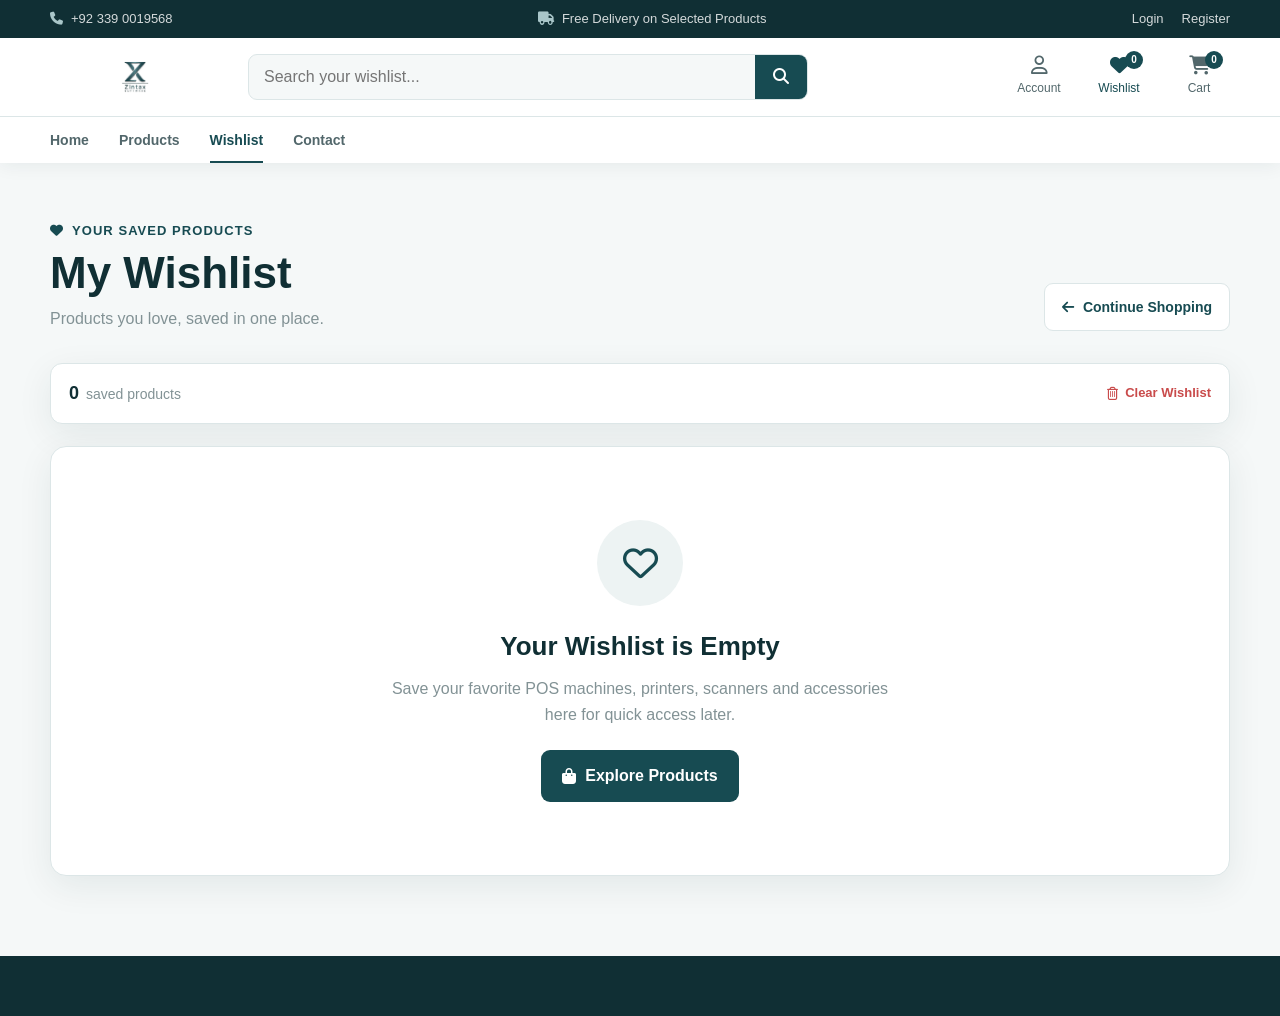
<file: wishlist.html>
<!DOCTYPE html>
<html lang="en">
<head>
    <meta charset="UTF-8">
    <meta name="viewport" content="width=device-width, initial-scale=1.0">
    <title>Zintax Store | Wishlist</title>

    <link rel="stylesheet"
          href="https://cdnjs.cloudflare.com/ajax/libs/font-awesome/6.6.0/css/all.min.css">

    <style>
:root {
    --primary: #174B52;
    --primary-dark: #0E363C;
    --primary-light: #2F6870;
    --secondary: #102F34;

    --text: #52676B;
    --muted: #829295;

    --white: #ffffff;
    --light: #F5F8F8;
    --light-2: #EDF3F3;

    --border: #DCE6E7;

    --danger: #C94B4B;
    --success: #198754;

    --shadow: 0 10px 35px rgba(16, 47, 52, .08);
    --shadow-hover: 0 20px 50px rgba(16, 47, 52, .15);

    --transition: all .3s ease;
    --dark: #102F34;
    --dark-2: #0E363C;
    --whatsapp: #25d366;
}

* {
    box-sizing: border-box;
    margin: 0;
    padding: 0;
}

html {
    scroll-behavior: smooth;
}

body {
    font-family: Inter, "Segoe UI", Arial, sans-serif;
    background: var(--light);
    color: var(--text);
    line-height: 1.6;
}

button,
input {
    font: inherit;
}

button,
a {
    -webkit-tap-highlight-color: transparent;
}

a {
    color: inherit;
    text-decoration: none;
}

.container {
    width: min(1180px, calc(100% - 40px));
    margin: 0 auto;
}

/* Header */
.main-header {
    background: var(--white);
    position: sticky;
    top: 0;
    z-index: 1000;
    box-shadow: 0 2px 18px rgba(16, 47, 52, .07);
}

.top-bar {
    background: var(--secondary);
    color: rgba(255,255,255,.82);
    font-size: 13px;
}

.top-bar .container {
    min-height: 38px;
    display: flex;
    align-items: center;
    justify-content: space-between;
    gap: 18px;
}

.top-bar a,
.top-bar span {
    display: inline-flex;
    align-items: center;
    gap: 8px;
}

.top-bar i {
    color: #a9c6c9;
}

.top-links {
    display: flex;
    gap: 18px;
}

.top-links a:hover {
    color: var(--white);
}

.header-main {
    background: var(--white);
}

.header-content {
    min-height: 78px;
    display: flex;
    align-items: center;
    gap: 28px;
}

.logo {
    width: 170px;
    flex: 0 0 170px;
    display: flex;
    align-items: center;
}

.logo img {
    width: 100%;
    max-height: 52px;
    object-fit: contain;
    display: block;
}

.search-box {
    flex: 1;
    max-width: 560px;
    height: 46px;
    display: flex;
    border: 1px solid var(--border);
    border-radius: 9px;
    overflow: hidden;
    background: var(--light);
    transition: var(--transition);
}

.search-box:focus-within {
    border-color: var(--primary-light);
    box-shadow: 0 0 0 3px rgba(23,75,82,.08);
    background: var(--white);
}

.search-box input {
    flex: 1;
    min-width: 0;
    border: 0;
    outline: 0;
    background: transparent;
    padding: 0 15px;
    color: var(--secondary);
}

.search-box button {
    width: 52px;
    border: 0;
    background: var(--primary);
    color: var(--white);
    cursor: pointer;
}

.search-box button:hover {
    background: var(--primary-dark);
}

.header-actions {
    margin-left: auto;
    display: flex;
    align-items: center;
    gap: 18px;
}

.header-actions > a {
    position: relative;
    min-width: 62px;
    display: flex;
    flex-direction: column;
    align-items: center;
    gap: 4px;
    color: var(--text);
    font-size: 12px;
    transition: var(--transition);
}

.header-actions > a i {
    font-size: 19px;
}

.header-actions > a:hover,
.header-actions > a.active {
    color: var(--primary);
}

.header-actions b {
    position: absolute;
    top: -5px;
    right: 7px;
    min-width: 18px;
    height: 18px;
    padding: 0 5px;
    display: grid;
    place-items: center;
    border-radius: 99px;
    background: var(--primary);
    color: var(--white);
    font-size: 10px;
    line-height: 1;
}

.mobile-menu-btn {
    display: none;
    border: 0;
    background: transparent;
    color: var(--secondary);
    font-size: 22px;
    cursor: pointer;
}

.navbar {
    border-top: 1px solid var(--border);
    background: var(--white);
}

.mobile-menu {
    min-height: 44px;
    display: flex;
    align-items: center;
    gap: 30px;
}

.mobile-menu a {
    color: var(--text);
    font-size: 14px;
    font-weight: 600;
    padding: 12px 0;
    position: relative;
}

.mobile-menu a:hover,
.mobile-menu a.active {
    color: var(--primary);
}

.mobile-menu a.active::after {
    content: "";
    position: absolute;
    left: 0;
    right: 0;
    bottom: 0;
    height: 2px;
    background: var(--primary);
}

/* Wishlist */
.wishlist-section {
    min-height: calc(100vh - 160px);
    padding: 54px 0 80px;
}

.page-heading {
    display: flex;
    align-items: flex-end;
    justify-content: space-between;
    gap: 25px;
    margin-bottom: 32px;
}

.eyebrow {
    display: inline-flex;
    align-items: center;
    gap: 8px;
    color: var(--primary);
    font-size: 13px;
    font-weight: 700;
    text-transform: uppercase;
    letter-spacing: .08em;
    margin-bottom: 8px;
}

.page-heading h1 {
    color: var(--secondary);
    font-size: clamp(30px, 4vw, 44px);
    line-height: 1.1;
    margin-bottom: 8px;
}

.page-heading p {
    color: var(--muted);
}

.continue-shopping {
    flex: 0 0 auto;
    display: inline-flex;
    align-items: center;
    gap: 9px;
    padding: 12px 17px;
    border: 1px solid var(--border);
    border-radius: 9px;
    background: var(--white);
    color: var(--primary);
    font-size: 14px;
    font-weight: 700;
    transition: var(--transition);
}

.continue-shopping:hover {
    border-color: var(--primary);
    transform: translateY(-2px);
    box-shadow: var(--shadow);
}

.wishlist-toolbar {
    display: flex;
    align-items: center;
    justify-content: space-between;
    gap: 20px;
    padding: 15px 18px;
    margin-bottom: 22px;
    background: var(--white);
    border: 1px solid var(--border);
    border-radius: 12px;
    box-shadow: var(--shadow);
}

.wishlist-result {
    display: flex;
    align-items: baseline;
    gap: 7px;
}

.wishlist-result strong {
    color: var(--secondary);
    font-size: 18px;
}

.wishlist-result span {
    color: var(--muted);
    font-size: 14px;
}

.clear-wishlist {
    border: 0;
    background: transparent;
    color: var(--danger);
    font-weight: 700;
    font-size: 13px;
    cursor: pointer;
    display: inline-flex;
    align-items: center;
    gap: 7px;
}

.clear-wishlist:hover {
    text-decoration: underline;
}

.wishlist-grid {
    display: grid;
    grid-template-columns: repeat(4, minmax(0, 1fr));
    gap: 20px;
}

.wishlist-card {
    position: relative;
    background: var(--white);
    border: 1px solid var(--border);
    border-radius: 14px;
    overflow: hidden;
    box-shadow: var(--shadow);
    transition: var(--transition);
}

.wishlist-card:hover {
    transform: translateY(-5px);
    box-shadow: var(--shadow-hover);
}

.wishlist-image-wrap {
    height: 245px;
    background: var(--light-2);
    position: relative;
    display: flex;
    align-items: center;
    justify-content: center;
    overflow: hidden;
}

.wishlist-image-wrap img {
    width: 100%;
    height: 100%;
    object-fit: contain;
    padding: 18px;
    transition: transform .4s ease;
}

.wishlist-card:hover .wishlist-image-wrap img {
    transform: scale(1.04);
}

.remove-wishlist {
    position: absolute;
    top: 12px;
    right: 12px;
    width: 38px;
    height: 38px;
    border: 1px solid var(--border);
    border-radius: 50%;
    background: rgba(255,255,255,.96);
    color: var(--danger);
    cursor: pointer;
    display: grid;
    place-items: center;
    box-shadow: 0 6px 18px rgba(16,47,52,.08);
    transition: var(--transition);
}

.remove-wishlist:hover {
    background: var(--danger);
    color: var(--white);
    border-color: var(--danger);
    transform: scale(1.05);
}

.wishlist-card-body {
    padding: 17px;
}

.wishlist-category {
    color: var(--primary-light);
    font-size: 11px;
    font-weight: 800;
    text-transform: uppercase;
    letter-spacing: .07em;
}

.wishlist-card h3 {
    color: var(--secondary);
    font-size: 16px;
    line-height: 1.35;
    margin: 7px 0 13px;
    min-height: 43px;
}

.wishlist-price {
    display: flex;
    align-items: center;
    justify-content: space-between;
    gap: 10px;
    margin-bottom: 15px;
}

.wishlist-price strong {
    color: var(--primary-dark);
    font-size: 19px;
}

.wishlist-card-actions {
    display: grid;
    grid-template-columns: 1fr 44px;
    gap: 8px;
}

.add-cart-btn {
    min-height: 43px;
    border: 0;
    border-radius: 8px;
    background: var(--primary);
    color: var(--white);
    font-weight: 700;
    cursor: pointer;
    display: inline-flex;
    justify-content: center;
    align-items: center;
    gap: 8px;
    transition: var(--transition);
}

.add-cart-btn:hover {
    background: var(--primary-dark);
    transform: translateY(-1px);
}

.remove-action-btn {
    border: 1px solid var(--border);
    border-radius: 8px;
    background: var(--light);
    color: var(--danger);
    cursor: pointer;
    transition: var(--transition);
}

.remove-action-btn:hover {
    background: #fff0f0;
    border-color: #e8b8b8;
}

.empty-wishlist {
    min-height: 430px;
    display: flex;
    flex-direction: column;
    align-items: center;
    justify-content: center;
    text-align: center;
    padding: 50px 20px;
    background: var(--white);
    border: 1px solid var(--border);
    border-radius: 16px;
    box-shadow: var(--shadow);
}

.empty-icon {
    width: 86px;
    height: 86px;
    display: grid;
    place-items: center;
    border-radius: 50%;
    background: var(--light-2);
    color: var(--primary);
    font-size: 35px;
    margin-bottom: 20px;
}

.empty-wishlist h2 {
    color: var(--secondary);
    font-size: 26px;
    margin-bottom: 8px;
}

.empty-wishlist p {
    max-width: 520px;
    color: var(--muted);
    margin-bottom: 23px;
}

.shop-now {
    display: inline-flex;
    align-items: center;
    gap: 9px;
    padding: 13px 21px;
    border-radius: 9px;
    background: var(--primary);
    color: var(--white);
    font-weight: 700;
    transition: var(--transition);
}

.shop-now:hover {
    background: var(--primary-dark);
    transform: translateY(-2px);
}

.search-empty {
    min-height: 350px;
}

/* Toast */
.wishlist-toast {
    position: fixed;
    right: 22px;
    bottom: 22px;
    z-index: 2000;
    min-width: 260px;
    max-width: calc(100vw - 44px);
    padding: 13px 16px;
    display: flex;
    align-items: center;
    gap: 10px;
    background: var(--secondary);
    color: var(--white);
    border-radius: 9px;
    box-shadow: 0 16px 40px rgba(16,47,52,.2);
    transform: translateY(130px);
    opacity: 0;
    pointer-events: none;
    transition: var(--transition);
}

.wishlist-toast.show {
    transform: translateY(0);
    opacity: 1;
}

.wishlist-toast i {
    color: #8cc7b1;
}

/* Footer */
.site-footer {
    background: var(--secondary);
    color: rgba(255,255,255,.72);
    padding: 30px 0;
}

.footer-content {
    display: flex;
    align-items: center;
    justify-content: space-between;
    gap: 25px;
}

.footer-content h3 {
    color: var(--white);
    margin-bottom: 4px;
}

.footer-content p {
    font-size: 13px;
}

.footer-links {
    display: flex;
    gap: 20px;
    font-size: 13px;
}

.footer-links a:hover {
    color: var(--white);
}

.footer-phone {
    display: inline-flex;
    align-items: center;
    gap: 8px;
    color: var(--white);
    font-size: 13px;
}

/* Responsive */
@media (max-width: 1050px) {
    .wishlist-grid {
        grid-template-columns: repeat(3, minmax(0, 1fr));
    }

    .header-content {
        gap: 16px;
    }

    .header-actions {
        gap: 8px;
    }
}

@media (max-width: 800px) {
    .top-bar span {
        display: none;
    }

    .header-content {
        min-height: 68px;
    }

    .logo {
        width: 135px;
        flex-basis: 135px;
    }

    .search-box {
        max-width: none;
    }

    .header-actions > a span {
        display: none;
    }

    .header-actions > a {
        min-width: 34px;
    }

    .header-actions b {
        right: -1px;
    }

    .mobile-menu-btn {
        display: block;
    }

    .navbar {
        display: none;
    }

    .mobile-menu.open {
        display: flex;
        flex-direction: column;
        align-items: stretch;
        gap: 0;
        padding: 10px 0 15px;
    }

    .mobile-menu.open a {
        padding: 10px 0;
    }

    .wishlist-grid {
        grid-template-columns: repeat(2, minmax(0, 1fr));
    }

    .page-heading {
        align-items: flex-start;
        flex-direction: column;
    }
}

@media (max-width: 560px) {
    .container {
        width: min(100% - 26px, 1180px);
    }

    .top-bar .container {
        min-height: 34px;
    }

    .top-links {
        margin-left: auto;
    }

    .header-content {
        gap: 9px;
    }

    .logo {
        width: 100px;
        flex-basis: 100px;
    }

    .header-actions {
        gap: 4px;
    }

    .header-actions > a i {
        font-size: 17px;
    }

    .search-box {
        order: 5;
        position: absolute;
        left: 13px;
        right: 13px;
        top: 110px;
        width: auto;
        max-width: none;
    }

    .header-main {
        min-height: 120px;
    }

    .header-content {
        flex-wrap: wrap;
        align-content: center;
    }

    .wishlist-section {
        padding-top: 32px;
    }

    .page-heading h1 {
        font-size: 32px;
    }

    .continue-shopping {
        width: 100%;
        justify-content: center;
    }

    .wishlist-toolbar {
        align-items: flex-start;
        flex-direction: column;
    }

    .wishlist-grid {
        grid-template-columns: 1fr;
    }

    .wishlist-image-wrap {
        height: 260px;
    }

    .footer-content {
        flex-direction: column;
        align-items: flex-start;
    }

    .footer-links {
        flex-wrap: wrap;
    }
}

</style>
</head>

<body>

<header class="main-header">
    <div class="top-bar">
        <div class="container">
            <a href="tel:+923390019568">
                <i class="fa-solid fa-phone"></i>
                +92 339 0019568
            </a>

            <span>
                <i class="fa-solid fa-truck"></i>
                Free Delivery on Selected Products
            </span>

            <div class="top-links">
                <a href="#">Login</a>
                <a href="#">Register</a>
            </div>
        </div>
    </div>

    <div class="header-main">
        <div class="container header-content">

            <a href="index.html" class="logo">
                <img src="WhatsApp Image 2026-09-02 at 4.53.37 PM (1).jpeg"
                     alt="Zintax Store Logo">
            </a>

            <div class="search-box">
                <input type="search"
                       id="wishlistSearch"
                       placeholder="Search your wishlist...">
                <button type="button" aria-label="Search">
                    <i class="fa-solid fa-magnifying-glass"></i>
                </button>
            </div>

            <div class="header-actions">
                <a href="account.html">
                    <i class="fa-regular fa-user"></i>
                    <span>Account</span>
                </a>

                <a href="wishlist.html" class="wishlist-link active">
                    <i class="fa-solid fa-heart"></i>
                    <span>Wishlist</span>
                    <b id="wishlistCount">0</b>
                </a>

                <a href="checkout.html" class="cart-link">
                    <i class="fa-solid fa-cart-shopping"></i>
                    <span>Cart</span>
                    <b id="cartCount">0</b>
                </a>
            </div>

            <button type="button" class="mobile-menu-btn" id="mobileMenuBtn"
                    aria-label="Open menu">
                <i class="fa-solid fa-bars"></i>
            </button>
        </div>
    </div>

    <nav class="navbar">
        <div class="container">
            <div class="mobile-menu" id="mobileMenu">
                <a href="index.html">Home</a>
                <a href="products.html">Products</a>
                <a href="wishlist.html" class="active">Wishlist</a>
                <a href="#contact">Contact</a>
            </div>
        </div>
    </nav>
</header>

<main class="wishlist-section">
    <div class="container">

        <div class="page-heading">
            <div>
                <span class="eyebrow">
                    <i class="fa-solid fa-heart"></i>
                    Your Saved Products
                </span>
                <h1>My Wishlist</h1>
                <p>Products you love, saved in one place.</p>
            </div>

            <a href="products.html" class="continue-shopping">
                <i class="fa-solid fa-arrow-left"></i>
                Continue Shopping
            </a>
        </div>

        <div class="wishlist-toolbar" id="wishlistToolbar">
            <div class="wishlist-result">
                <strong id="wishlistResultCount">0</strong>
                <span>saved products</span>
            </div>

            <button type="button" class="clear-wishlist" id="clearWishlist">
                <i class="fa-regular fa-trash-can"></i>
                Clear Wishlist
            </button>
        </div>

        <section id="wishlistGrid" class="wishlist-grid" aria-live="polite"></section>

        <section id="emptyWishlist" class="empty-wishlist" hidden>
            <div class="empty-icon">
                <i class="fa-regular fa-heart"></i>
            </div>

            <h2>Your Wishlist is Empty</h2>
            <p>
                Save your favorite POS machines, printers, scanners and accessories
                here for quick access later.
            </p>

            <a href="products.html" class="shop-now">
                <i class="fa-solid fa-bag-shopping"></i>
                Explore Products
            </a>
        </section>

        
    </div>
</main>

<div class="wishlist-toast" id="wishlistToast" role="status" aria-live="polite">
    <i class="fa-solid fa-check"></i>
    <span id="wishlistToastText">Done</span>
</div>

<footer class="site-footer" id="contact">
   
</footer>

<script>
document.addEventListener("DOMContentLoaded", function () {
    "use strict";

    const WISHLIST_KEY = "zintax_wishlist";
    const CART_KEY = "zintax_cart";

    const wishlistGrid = document.getElementById("wishlistGrid");
    const emptyWishlist = document.getElementById("emptyWishlist");
    const noSearchResults = document.getElementById("noSearchResults");
    const wishlistToolbar = document.getElementById("wishlistToolbar");
    const wishlistCount = document.getElementById("wishlistCount");
    const wishlistResultCount = document.getElementById("wishlistResultCount");
    const cartCount = document.getElementById("cartCount");
    const clearWishlistButton = document.getElementById("clearWishlist");
    const searchInput = document.getElementById("wishlistSearch");
    const mobileMenuBtn = document.getElementById("mobileMenuBtn");
    const mobileMenu = document.getElementById("mobileMenu");
    const toast = document.getElementById("wishlistToast");
    const toastText = document.getElementById("wishlistToastText");

    function getWishlist() {
        try {
            const data = localStorage.getItem(WISHLIST_KEY);
            return data ? JSON.parse(data) : [];
        } catch (error) {
            console.error("Wishlist error:", error);
            return [];
        }
    }

    function saveWishlist(wishlist) {
        localStorage.setItem(WISHLIST_KEY, JSON.stringify(wishlist));
    }

    function getCart() {
        try {
            const data = localStorage.getItem(CART_KEY);
            return data ? JSON.parse(data) : [];
        } catch (error) {
            console.error("Cart error:", error);
            return [];
        }
    }

    function saveCart(cart) {
        localStorage.setItem(CART_KEY, JSON.stringify(cart));
    }

    function formatPrice(price) {
        return "Rs. " + Number(price || 0).toLocaleString("en-PK");
    }

    function updateWishlistCount() {
        if (wishlistCount) {
            wishlistCount.textContent = getWishlist().length;
        }
    }

    function updateCartCount() {
        if (!cartCount) return;

        const cart = getCart();
        const count = cart.reduce(function (total, item) {
            return total + (Number(item.quantity) || 1);
        }, 0);

        cartCount.textContent = count;
    }

    function showToast(message, type = "success") {
        if (!toast || !toastText) return;

        toastText.textContent = message;

        const icon = toast.querySelector("i");
        if (icon) {
            icon.className =
                type === "error"
                    ? "fa-solid fa-circle-exclamation"
                    : "fa-solid fa-check";
        }

        toast.classList.add("show");

        clearTimeout(showToast.timer);
        showToast.timer = setTimeout(function () {
            toast.classList.remove("show");
        }, 2200);
    }

    function escapeHTML(value) {
        return String(value ?? "")
            .replace(/&/g, "&amp;")
            .replace(/</g, "&lt;")
            .replace(/>/g, "&gt;")
            .replace(/"/g, "&quot;")
            .replace(/'/g, "&#039;");
    }

    function addWishlistItemToCart(item) {
        const productId = String(item.id || "");
        let cart = getCart();

        const existingIndex = cart.findIndex(function (cartItem) {
            return String(cartItem.id) === productId;
        });

        if (existingIndex !== -1) {
            cart[existingIndex].quantity =
                (Number(cart[existingIndex].quantity) || 1) + 1;
        } else {
            cart.push({
                id: item.id,
                title: item.title || item.name || "Product",
                name: item.title || item.name || "Product",
                category: item.category || "",
                price: Number(item.price) || 0,
                image: item.image || "",
                quantity: 1
            });
        }

        saveCart(cart);
        updateCartCount();

        showToast((item.title || "Product") + " added to cart");
    }

    function removeWishlistItem(id) {
        const wishlist = getWishlist().filter(function (item) {
            return String(item.id) !== String(id);
        });

        saveWishlist(wishlist);
        updateWishlistCount();
        renderWishlist();

        showToast("Removed from wishlist");
    }

    function createWishlistCard(item) {
        const card = document.createElement("article");
        card.className = "wishlist-card";

        const title = item.title || item.name || "Product";
        const category = item.category || "Product";
        const image = item.image || "";
        const price = Number(item.price) || 0;

        card.innerHTML = `
            <div class="wishlist-image-wrap">
                ${image
                    ? `<img src="${escapeHTML(image)}"
                            alt="${escapeHTML(title)}"
                            loading="lazy">`
                    : `<div class="empty-image"><i class="fa-regular fa-image"></i></div>`
                }

                <button type="button"
                        class="remove-wishlist"
                        data-id="${escapeHTML(item.id)}"
                        aria-label="Remove ${escapeHTML(title)} from wishlist">
                    <i class="fa-solid fa-xmark"></i>
                </button>
            </div>

            <div class="wishlist-card-body">
                <span class="wishlist-category">
                    ${escapeHTML(category)}
                </span>

                <h3>${escapeHTML(title)}</h3>

                <div class="wishlist-price">
                    <strong>${formatPrice(price)}</strong>
                </div>

                <div class="wishlist-card-actions">
                    <button type="button"
                            class="add-cart-btn"
                            data-id="${escapeHTML(item.id)}">
                        <i class="fa-solid fa-cart-shopping"></i>
                        Add to Cart
                    </button>

                    <button type="button"
                            class="remove-action-btn"
                            data-id="${escapeHTML(item.id)}"
                            aria-label="Remove product">
                        <i class="fa-regular fa-trash-can"></i>
                    </button>
                </div>
            </div>
        `;

        return card;
    }

    function renderWishlist() {
        if (!wishlistGrid) return;

        const wishlist = getWishlist();
        const searchTerm = searchInput
            ? searchInput.value.trim().toLowerCase()
            : "";

        wishlistGrid.innerHTML = "";

        if (wishlistResultCount) {
            wishlistResultCount.textContent = wishlist.length;
        }

        if (wishlist.length === 0) {
            wishlistGrid.hidden = true;
            if (wishlistToolbar) wishlistToolbar.hidden = true;
            if (emptyWishlist) emptyWishlist.hidden = false;
            if (noSearchResults) noSearchResults.hidden = true;
            return;
        }

        if (wishlistToolbar) wishlistToolbar.hidden = false;
        if (emptyWishlist) emptyWishlist.hidden = true;

        const filtered = wishlist.filter(function (item) {
            if (!searchTerm) return true;

            const haystack = [
                item.title,
                item.name,
                item.category
            ]
                .filter(Boolean)
                .join(" ")
                .toLowerCase();

            return haystack.includes(searchTerm);
        });

        if (filtered.length === 0) {
            wishlistGrid.hidden = true;
            if (noSearchResults) noSearchResults.hidden = false;
            return;
        }

        wishlistGrid.hidden = false;
        if (noSearchResults) noSearchResults.hidden = true;

        filtered.forEach(function (item) {
            wishlistGrid.appendChild(createWishlistCard(item));
        });

        bindCardActions();
    }

    function bindCardActions() {
        wishlistGrid.querySelectorAll(".remove-wishlist, .remove-action-btn")
            .forEach(function (button) {
                button.addEventListener("click", function () {
                    removeWishlistItem(this.dataset.id);
                });
            });

        wishlistGrid.querySelectorAll(".add-cart-btn")
            .forEach(function (button) {
                button.addEventListener("click", function () {
                    const id = this.dataset.id;
                    const item = getWishlist().find(function (product) {
                        return String(product.id) === String(id);
                    });

                    if (item) {
                        addWishlistItemToCart(item);
                    }
                });
            });
    }

    if (clearWishlistButton) {
        clearWishlistButton.addEventListener("click", function () {
            const wishlist = getWishlist();

            if (!wishlist.length) return;

            const confirmed = window.confirm(
                "Are you sure you want to clear your entire wishlist?"
            );

            if (!confirmed) return;

            saveWishlist([]);
            updateWishlistCount();
            renderWishlist();
            showToast("Wishlist cleared");
        });
    }

    if (searchInput) {
        searchInput.addEventListener("input", renderWishlist);
    }

    if (mobileMenuBtn && mobileMenu) {
        mobileMenuBtn.addEventListener("click", function () {
            mobileMenu.classList.toggle("open");

            const icon = this.querySelector("i");
            if (icon) {
                icon.className = mobileMenu.classList.contains("open")
                    ? "fa-solid fa-xmark"
                    : "fa-solid fa-bars";
            }
        });
    }

    window.addEventListener("storage", function (event) {
        if (event.key === WISHLIST_KEY || event.key === CART_KEY) {
            updateWishlistCount();
            updateCartCount();
            renderWishlist();
        }
    });

    updateWishlistCount();
    updateCartCount();
    renderWishlist();

    console.log("Zintax Store Wishlist Loaded");
});

</script>
</body>
</html>
</file>
<file: style.css>
/* =========================================================
   ZINTAX STORE - COMPLETE E-COMMERCE CSS
   DARK TEAL / METALLIC THEME
========================================================= */

@import url('https://fonts.googleapis.com/css2?family=Inter:wght@400;500;600;700;800&display=swap');

/* ---------- VARIABLES ---------- */
:root {
    --primary: #174B52;
    --primary-dark: #0E363C;
    --primary-light: #2F6870;
    --secondary: #102F34;
    --text: #52676B;
    --muted: #829295;
    --white: #ffffff;
    --light: #F5F8F8;
    --light-2: #EDF3F3;
    --border: #DCE6E7;
    --danger: #C94B4B;
    --success: #198754;
    --shadow: 0 10px 35px rgba(16, 47, 52, .08);
    --shadow-hover: 0 20px 50px rgba(16, 47, 52, .15);
    --transition: all .3s ease;
}

/* ---------- RESET ---------- */
* {
    margin: 0;
    padding: 0;
    box-sizing: border-box;
}

html {
    scroll-behavior: smooth;
    scroll-padding-top: 140px;
}

body {
    font-family: "Inter", sans-serif;
    color: var(--secondary);
    background: var(--white);
    line-height: 1.6;
    overflow-x: hidden;
}

img {
    max-width: 100%;
    display: block;
}

a {
    text-decoration: none;
    color: inherit;
}

button,
input {
    font-family: inherit;
}

button {
    cursor: pointer;
    border: none;
    background: none;
}

button:focus-visible,
a:focus-visible,
input:focus-visible {
    outline: 2px solid var(--primary-light);
    outline-offset: 2px;
}

.container {
    width: min(1200px, 92%);
    margin: auto;
}

/* ---------- TOP BAR ---------- */
.top-bar {
    height: 38px;
    display: flex;
    align-items: center;
    color: #DDE9EA;
    background: var(--secondary);
    font-size: 12px;
}

.top-content {
    display: flex;
    align-items: center;
    justify-content: space-between;
}

.top-content>div {
    display: flex;
    align-items: center;
    gap: 7px;
}

.top-content i {
    color: #8FB1B5;
}

.top-links {
    display: flex;
    gap: 20px;
}

.top-links a {
    color: #DDE9EA;
    transition: var(--transition);
}

.top-links a:hover {
    color: #fff;
}

/* ---------- HEADER ---------- */
.header {
    position: sticky;
    top: 0;
    z-index: 5000;
    background: rgba(255, 255, 255, .97);
    backdrop-filter: blur(15px);
    border-bottom: 1px solid var(--border);
}

.header-main {
    min-height: 88px;
    display: flex;
    align-items: center;
    gap: 35px;
}

.logo {
    width: 150px;
    flex-shrink: 0;
}

.logo img {
    width: 150px;
    height: auto;
    object-fit: contain;
}

.search-box {
    height: 46px;
    flex: 1;
    max-width: 600px;
    display: flex;
    border: 1px solid var(--border);
    border-radius: 6px;
    overflow: hidden;
    background: #fff;
    transition: var(--transition);
}

.search-box:focus-within {
    border-color: var(--primary);
    box-shadow: 0 0 0 3px rgba(23, 75, 82, .08);
}

.search-box input {
    flex: 1;
    min-width: 0;
    height: 100%;
    padding: 0 16px;
    border: none;
    outline: none;
    color: var(--secondary);
    font-size: 14px;
}

.search-box input::placeholder {
    color: #9AA7A9;
}

.search-box button {
    width: 52px;
    height: 100%;
    color: #fff;
    background: var(--primary);
    font-size: 15px;
    transition: var(--transition);
}

.search-box button:hover {
    background: var(--primary-dark);
}

.header-actions {
    display: flex;
    align-items: center;
    gap: 15px;
    margin-left: auto;
}

.account {
    display: flex;
    align-items: center;
    gap: 9px;
    color: var(--secondary);
}

.account>i {
    font-size: 21px;
    color: var(--primary);
}

.account span {
    display: flex;
    flex-direction: column;
    font-size: 13px;
    font-weight: 600;
    line-height: 1.3;
}

.account small {
    color: var(--muted);
    font-size: 11px;
    font-weight: 400;
}

/* wishlist (header) */
.wishlist-btn {
    position: relative;
    width: 45px;
    height: 45px;
    display: flex;
    align-items: center;
    justify-content: center;
    border-radius: 8px;
    color: var(--primary);
    font-size: 20px;
    transition: var(--transition);
}

.wishlist-btn:hover {
    background: #EEF5F6;
}

#wishlistCount {
    position: absolute;
    top: 1px;
    right: 0;
    min-width: 19px;
    height: 19px;
    padding: 2px 5px;
    display: flex;
    align-items: center;
    justify-content: center;
    border-radius: 50%;
    background: var(--primary);
    color: #fff;
    font-size: 10px;
}

/* cart (header) */
.cart-btn {
    position: relative;
    min-height: 48px;
    padding: 7px 14px;
    display: flex;
    align-items: center;
    gap: 9px;
    border-radius: 8px;
    background: var(--primary);
    color: #fff;
    font-weight: 600;
    transition: var(--transition);
}

.cart-btn:hover {
    background: var(--primary-dark);
    transform: translateY(-1px);
}

.cart-btn>i {
    font-size: 18px;
}

.cart-btn span {
    display: flex;
    flex-direction: column;
    align-items: flex-start;
    line-height: 1.1;
    font-size: 13px;
}

.cart-btn small {
    color: rgba(255, 255, 255, .8);
    font-size: 11px;
    margin-top: 3px;
}

.cart-btn b {
    min-width: 21px;
    height: 21px;
    padding: 2px 5px;
    display: flex;
    align-items: center;
    justify-content: center;
    border-radius: 50%;
    background: #fff;
    color: var(--primary);
    font-size: 11px;
}

.mobile-menu {
    width: 45px;
    height: 45px;
    display: none;
    align-items: center;
    justify-content: center;
    border-radius: 7px;
    background: var(--primary);
    color: #fff;
    font-size: 20px;
    margin-left: auto;
}

.mobile-menu:hover,
.mobile-menu.active {
    background: var(--primary-dark);
}

/* ---------- NAVIGATION ---------- */
.navigation {
    border-top: 1px solid #EEF2F2;
    background: #fff;
}

.nav-inner {
    min-height: 48px;
    display: flex;
    align-items: center;
}

.category-btn {
    height: 48px;
    min-width: 190px;
    display: flex;
    align-items: center;
    justify-content: center;
    gap: 10px;
    background: var(--primary);
    color: #fff;
    font-size: 13px;
    font-weight: 600;
    transition: var(--transition);
}

.category-btn:hover,
.category-btn.active {
    background: var(--primary-dark);
}

.category-btn i:last-child {
    margin-left: 8px;
    font-size: 10px;
}

.category-btn .fa-chevron-down {
    transition: transform .25s ease;
}

.category-btn .fa-chevron-down.rotate,
.category-btn.active .fa-chevron-down {
    transform: rotate(180deg);
}

.nav-links {
    display: flex;
    align-items: center;
    gap: 32px;
    padding-left: 35px;
}

.nav-links a {
    color: #344B4F;
    font-size: 13px;
    font-weight: 600;
    transition: var(--transition);
}

.nav-links a:hover {
    color: var(--primary);
}

.nav-offer {
    margin-left: auto;
    color: var(--primary);
    font-size: 12px;
    font-weight: 700;
}

.nav-offer i {
    margin-right: 5px;
}

/* ---------- CATEGORY MENU (lives inside .header) ---------- */
.category-menu {
    display: none;
    position: absolute;
    top: 100%;
    left: 0;
    right: 0;
    z-index: 4000;
    max-height: calc(100vh - 140px);
    overflow-y: auto;
    padding: 30px 0;
    background: #fff;
    border-bottom: 1px solid var(--border);
    box-shadow: var(--shadow);
}

.category-menu.show {
    display: block;
}

.category-menu-grid {
    display: grid;
    grid-template-columns: repeat(auto-fit, minmax(200px, 260px));
    gap: 50px;
}

.category-column {
    display: flex;
    flex-direction: column;
}

.category-column h3 {
    padding-bottom: 12px;
    margin-bottom: 12px;
    border-bottom: 1px solid var(--border);
    color: var(--secondary);
    font-size: 14px;
}

.category-column a {
    padding: 5px 0;
    color: var(--text);
    font-size: 13px;
    transition: var(--transition);
}

.category-column a:hover {
    padding-left: 5px;
    color: var(--primary);
}

/* ---------- BUTTONS ---------- */
.btn-primary,
.btn-outline {
    display: inline-flex;
    align-items: center;
    justify-content: center;
    gap: 9px;
    padding: 13px 23px;
    border-radius: 6px;
    font-size: 13px;
    font-weight: 700;
    transition: var(--transition);
}

.btn-primary {
    color: #fff;
    background: var(--primary);
}

.btn-primary:hover {
    background: var(--primary-dark);
    transform: translateY(-2px);
    box-shadow: 0 10px 25px rgba(23, 75, 82, .2);
}

.btn-outline {
    color: var(--primary);
    border: 1px solid var(--primary);
    background: transparent;
}

.btn-outline:hover {
    color: #fff;
    background: var(--primary);
}

/* ---------- HERO ---------- */
.hero {
    min-height: 560px;
    display: flex;
    align-items: center;
    position: relative;
    overflow: hidden;
    background: radial-gradient(circle at 80% 30%, rgba(47, 104, 112, .12), transparent 30%), linear-gradient(135deg, #FFFFFF, #F2F7F7);
}

.hero-grid {
    display: grid;
    grid-template-columns: 1.05fr .95fr;
    align-items: center;
    gap: 60px;
}

.hero-tag {
    display: inline-flex;
    align-items: center;
    gap: 8px;
    padding: 7px 14px;
    margin-bottom: 18px;
    border-radius: 20px;
    background: #E8F0F0;
    color: var(--primary);
    font-size: 11px;
    font-weight: 700;
    letter-spacing: 1.3px;
}

.hero-tag i {
    font-size: 10px;
}

.hero h1 {
    max-width: 650px;
    margin-bottom: 20px;
    color: var(--secondary);
    font-size: 54px;
    line-height: 1.12;
    letter-spacing: -2px;
}

.hero h1 span {
    display: block;
    color: var(--primary);
}

.hero-content>p {
    max-width: 570px;
    color: var(--text);
    font-size: 16px;
}

.hero-buttons {
    display: flex;
    align-items: center;
    gap: 12px;
    margin-top: 30px;
}

.hero-features {
    display: flex;
    gap: 28px;
    margin-top: 35px;
}

.hero-features div {
    display: flex;
    align-items: center;
    gap: 8px;
    color: var(--text);
    font-size: 12px;
}

.hero-features i {
    color: var(--primary);
    font-size: 15px;
}

.hero-product {
    position: relative;
    min-height: 450px;
    display: grid;
    place-items: center;
}

.hero-circle {
    width: 390px;
    height: 390px;
    position: absolute;
    border-radius: 50%;
    background: linear-gradient(135deg, #E4EEEE, #F7FAFA);
    border: 1px solid #D5E2E3;
}

.hero-product-card {
    width: 370px;
    position: relative;
    z-index: 2;
    padding: 28px;
    border-radius: 15px;
    background: #fff;
    box-shadow: 0 25px 70px rgba(16, 47, 52, .14);
}

.hero-product-card img {
    width: 100%;
    height: 260px;
    object-fit: contain;
}

.sale-badge {
    position: absolute;
    top: 18px;
    left: 18px;
    z-index: 5;
    padding: 5px 10px;
    border-radius: 4px;
    color: #fff;
    background: var(--primary);
    font-size: 10px;
    font-weight: 700;
}

.hero-product-info {
    padding-top: 10px;
}

.hero-product-info small {
    color: var(--muted);
    font-size: 11px;
}

.hero-product-info h3 {
    margin: 4px 0;
    color: var(--secondary);
    font-size: 17px;
}

.hero-product-info strong {
    color: var(--primary);
    font-size: 19px;
}

/* ---------- FEATURE STRIP ---------- */
.feature-strip {
    border-top: 1px solid var(--border);
    border-bottom: 1px solid var(--border);
    background: #fff;
}

.feature-strip-grid {
    display: grid;
    grid-template-columns: repeat(4, 1fr);
}

.strip-item {
    min-height: 85px;
    display: flex;
    align-items: center;
    justify-content: center;
    gap: 13px;
    border-right: 1px solid var(--border);
}

.strip-item:last-child {
    border-right: none;
}

.strip-item>i {
    color: var(--primary);
    font-size: 25px;
}

.strip-item strong,
.strip-item span {
    display: block;
}

.strip-item strong {
    color: var(--secondary);
    font-size: 13px;
}

.strip-item span {
    color: var(--muted);
    font-size: 11px;
}

/* ---------- SECTIONS ---------- */
.section {
    padding: 90px 0;
}

.section-heading,
.section-header {
    display: flex;
    align-items: flex-end;
    justify-content: space-between;
    gap: 20px;
    margin-bottom: 40px;
}

.section-label,
.section-tag {
    display: inline-block;
    margin-bottom: 8px;
    color: var(--primary);
    font-size: 11px;
    font-weight: 800;
    letter-spacing: 1.5px;
}

.section-heading h2,
.section-header h2 {
    color: var(--secondary);
    font-size: 34px;
    line-height: 1.2;
}

.section-heading h2 span {
    color: var(--primary);
}

.section-header p {
    margin-top: 8px;
    color: var(--muted);
    font-size: 13px;
}

.view-all,
.view-all-btn {
    color: var(--primary);
    font-size: 13px;
    font-weight: 700;
    white-space: nowrap;
}

.view-all i,
.view-all-btn i {
    margin-left: 5px;
    transition: var(--transition);
}

.view-all:hover i,
.view-all-btn:hover i {
    transform: translateX(4px);
}

/* ---------- CATEGORY CARDS ---------- */
.category-cards {
    display: grid;
    grid-template-columns: repeat(5, 1fr);
    gap: 18px;
}

.category-card {
    padding: 12px;
    text-align: center;
    border: 1px solid var(--border);
    border-radius: 9px;
    background: #fff;
    cursor: pointer;
    transition: var(--transition);
}

.category-card:hover {
    transform: translateY(-6px);
    border-color: #BCD0D2;
    box-shadow: var(--shadow-hover);
}

.category-image {
    height: 150px;
    display: grid;
    place-items: center;
    margin-bottom: 13px;
    border-radius: 7px;
    background: var(--light);
    overflow: hidden;
}

.category-image img {
    width: 100%;
    height: 100%;
    object-fit: contain;
    transition: var(--transition);
}

.category-card:hover img {
    transform: scale(1.07);
}

.category-card h3 {
    margin-bottom: 5px;
    color: var(--secondary);
    font-size: 14px;
}

.category-card span {
    color: var(--primary);
    font-size: 11px;
    font-weight: 700;
}

/* ---------- PRODUCTS PAGE ---------- */
.products {
    background: var(--light);
}

.product-filters {
    display: flex;
    gap: 7px;
    flex-wrap: wrap;
}

.filter-btn {
    padding: 8px 15px;
    border: 1px solid var(--border);
    border-radius: 5px;
    background: #fff;
    color: var(--text);
    font-size: 11px;
    font-weight: 600;
    transition: var(--transition);
}

.filter-btn:hover,
.filter-btn.active {
    border-color: var(--primary);
    background: var(--primary);
    color: #fff;
}

.products-grid {
    display: grid;
    grid-template-columns: repeat(4, 1fr);
    gap: 20px;
}

.product-card {
    position: relative;
    overflow: hidden;
    border: 1px solid var(--border);
    border-radius: 9px;
    background: #fff;
    transition: var(--transition);
}

.product-card:hover {
    transform: translateY(-5px);
    box-shadow: var(--shadow-hover);
}

.product-card.hidden {
    display: none;
}

.product-image {
    height: 245px;
    position: relative;
    display: grid;
    place-items: center;
    background: #F8FAFA;
    overflow: hidden;
}

.product-image img {
    width: 90%;
    height: 90%;
    object-fit: contain;
    transition: var(--transition);
}

.product-card:hover .product-image img {
    transform: scale(1.05);
}

.product-label {
    position: absolute;
    top: 12px;
    left: 12px;
    z-index: 5;
    padding: 5px 8px;
    border-radius: 4px;
    color: #fff;
    background: var(--primary);
    font-size: 10px;
    font-weight: 800;
}

.wishlist {
    position: absolute;
    top: 10px;
    right: 10px;
    z-index: 10;
    width: 38px;
    height: 38px;
    display: flex;
    align-items: center;
    justify-content: center;
    border-radius: 50%;
    background: #fff;
    color: var(--primary);
    box-shadow: 0 4px 15px rgba(0, 0, 0, .08);
    transition: var(--transition);
}

.wishlist:hover,
.wishlist.active {
    color: #fff;
    background: var(--primary);
    transform: scale(1.05);
}

.quick-view {
    position: absolute;
    bottom: 15px;
    left: 50%;
    transform: translateX(-50%) translateY(10px);
    opacity: 0;
    padding: 10px 18px;
    border-radius: 6px;
    background: var(--primary);
    color: #fff;
    font-size: 13px;
    font-weight: 700;
    z-index: 4;
    transition: var(--transition);
}

.product-image:hover .quick-view {
    opacity: 1;
    transform: translateX(-50%) translateY(0);
}

.quick-view:hover {
    background: var(--primary-dark);
}

.product-info {
    padding: 17px;
}

.rating {
    display: flex;
    align-items: center;
    gap: 2px;
    margin-bottom: 8px;
    color: #B08A35;
    font-size: 10px;
}

.rating span {
    margin-left: 5px;
    color: var(--muted);
}

.product-info h3 {
    min-height: 38px;
    color: var(--secondary);
    font-size: 14px;
    line-height: 1.45;
}

.product-category {
    margin: 3px 0 10px;
    color: var(--muted);
    font-size: 11px;
}

.price-row {
    display: flex;
    align-items: center;
    gap: 8px;
    margin-bottom: 14px;
}

.price-row strong {
    color: var(--primary);
    font-size: 16px;
}

.price-row del {
    color: #A7B1B2;
    font-size: 11px;
}

.add-cart {
    width: 100%;
    min-height: 46px;
    padding: 12px 18px;
    display: flex;
    align-items: center;
    justify-content: center;
    gap: 8px;
    border-radius: 8px;
    background: var(--primary);
    color: #fff;
    font-size: 14px;
    font-weight: 700;
    transition: var(--transition);
}

.add-cart:hover {
    background: var(--primary-dark);
    transform: translateY(-2px);
    box-shadow: 0 8px 20px rgba(23, 75, 82, .20);
}

.add-cart:active {
    transform: translateY(0);
}

.add-cart.added {
    background: var(--success);
}

/* ---------- NEW ARRIVALS + BEST SELLERS (SLIDERS) ---------- */
.new-arrivals,
.featured-products {
    padding: 80px 0;
    background: #fff;
}

.new-arrivals-slider,
.featured-slider {
    position: relative;
    display: flex;
    align-items: center;
    width: 100%;
    min-width: 0;
    gap: 14px;
}

/* viewport clips the track; JS sets exact card widths */
.new-arrivals-viewport,
.slider-viewport {
    position: relative;
    flex: 1 1 0;
    width: 0;
    min-width: 0;
    overflow: hidden;
}

.new-arrivals-track,
.slider-track {
    display: flex !important;
    flex-direction: row !important;
    flex-wrap: nowrap !important;
    align-items: stretch;
    gap: 20px;
    width: max-content !important;
    padding: 5px 0 12px;
    will-change: transform;
    transform: translate3d(0, 0, 0);
    transition: transform .65s cubic-bezier(.22, .61, .36, 1) !important;
}

.new-arrival-product,
.slider-product {
    position: relative;
    flex-shrink: 0 !important;
    display: block;
    overflow: hidden;
    background: #fff;
    border: 1px solid var(--border);
    border-radius: 14px;
    box-shadow: 0 6px 25px rgba(16, 47, 52, .06);
    transition: transform .3s ease, box-shadow .3s ease, border-color .3s ease;
}

.new-arrival-product:hover,
.slider-product:hover {
    transform: translateY(-6px);
    border-color: #BCD0D2;
    box-shadow: var(--shadow-hover);
}

.product-badge {
    position: absolute;
    top: 14px;
    left: 14px;
    z-index: 5;
    padding: 6px 10px;
    border-radius: 5px;
    background: var(--primary);
    color: #fff;
    font-size: 10px;
    font-weight: 800;
    letter-spacing: .7px;
}

.product-badge.best {
    background: var(--secondary);
}

.new-arrival-image,
.slider-image {
    position: relative;
    width: 100%;
    height: 230px;
    display: flex;
    align-items: center;
    justify-content: center;
    padding: 18px;
    overflow: hidden;
    background: #F7F9FA;
}

.new-arrival-image img,
.slider-image img {
    width: 100%;
    height: 100%;
    object-fit: contain;
    transition: transform .35s ease;
}

.new-arrival-product:hover .new-arrival-image img,
.slider-product:hover .slider-image img {
    transform: scale(1.06);
}

.new-arrival-product .product-info,
.slider-product .product-info {
    padding: 18px;
}

.new-arrival-product h3,
.slider-product h3 {
    margin: 0 0 6px;
    color: var(--secondary);
    font-size: 15px;
    line-height: 1.4;
    font-weight: 700;
}

.new-arrival-product p,
.slider-product p {
    color: var(--muted);
    font-size: 12px;
    line-height: 1.5;
}

.product-bottom {
    display: flex;
    align-items: center;
    justify-content: space-between;
    margin-top: 14px;
}

.new-arrival-product .price,
.slider-product .price {
    color: var(--primary);
    font-size: 17px;
    font-weight: 800;
}

.view-product {
    margin-left: auto;
    width: 32px;
    height: 32px;
    display: flex;
    align-items: center;
    justify-content: center;
    border-radius: 50%;
    background: #EEF5F6;
    color: var(--primary);
    transition: var(--transition);
}

.new-arrival-product:hover .view-product,
.slider-product:hover .view-product {
    background: var(--primary);
    color: #fff;
}

.new-arrivals-arrow,
.slider-arrow {
    position: relative;
    z-index: 50;
    flex: 0 0 44px;
    width: 44px;
    height: 44px;
    display: flex;
    align-items: center;
    justify-content: center;
    border: 1px solid var(--border);
    border-radius: 50%;
    background: #fff;
    color: var(--primary);
    box-shadow: 0 5px 15px rgba(0, 0, 0, .08);
    transition: background .3s ease, color .3s ease, border-color .3s ease, transform .3s ease, opacity .3s ease;
}

.new-arrivals-arrow:hover:not(:disabled),
.slider-arrow:hover:not(:disabled) {
    background: var(--primary);
    color: #fff;
    border-color: var(--primary);
    transform: scale(1.06);
}

.new-arrivals-arrow:disabled,
.slider-arrow:disabled {
    cursor: default;
    opacity: .45;
    pointer-events: none;
}

/* ---------- PROMO ---------- */
.promo {
    padding: 70px 0;
    color: #fff;
    background: linear-gradient(135deg, #102F34, #174B52, #2F6870);
}

.promo-grid {
    min-height: 260px;
    display: grid;
    grid-template-columns: 1fr .5fr;
    align-items: center;
    gap: 50px;
}

.promo span {
    color: #B8D0D2;
    font-size: 11px;
    font-weight: 800;
    letter-spacing: 1.5px;
}

.promo h2 {
    max-width: 600px;
    margin: 12px 0;
    font-size: 40px;
    line-height: 1.2;
}

.promo p {
    max-width: 550px;
    margin-bottom: 25px;
    color: #D0DFE0;
    font-size: 14px;
}

.white-btn {
    display: inline-flex;
    align-items: center;
    gap: 8px;
    padding: 12px 22px;
    border-radius: 5px;
    color: var(--primary);
    background: #fff;
    font-size: 12px;
    font-weight: 700;
    transition: var(--transition);
}

.white-btn:hover {
    transform: translateY(-3px);
    box-shadow: 0 10px 25px rgba(0, 0, 0, .18);
}

.promo-icon {
    display: grid;
    place-items: center;
}

.promo-icon i {
    font-size: 160px;
    color: rgba(255, 255, 255, .10);
}

/* ---------- ABOUT ---------- */
.about {
    background: #fff;
}

.about-grid {
    display: grid;
    grid-template-columns: 1fr 1fr;
    align-items: center;
    gap: 80px;
}

.about-content h2 {
    margin-bottom: 20px;
    color: var(--secondary);
    font-size: 38px;
    line-height: 1.2;
}

.about-content h2 span {
    color: var(--primary);
}

.about-content p {
    margin-bottom: 15px;
    color: var(--text);
    font-size: 14px;
}

.about-points {
    display: grid;
    grid-template-columns: 1fr 1fr;
    gap: 12px;
    margin-top: 25px;
}

.about-points div {
    color: var(--secondary);
    font-size: 12px;
    font-weight: 600;
}

.about-points i {
    margin-right: 6px;
    color: var(--primary);
}

.about-box {
    display: grid;
    grid-template-columns: 1fr 1fr;
    gap: 18px;
    padding: 25px;
    border-radius: 15px;
    background: var(--light);
}

.about-box>div {
    min-height: 160px;
    display: flex;
    flex-direction: column;
    align-items: center;
    justify-content: center;
    text-align: center;
    border-radius: 10px;
    background: #fff;
    box-shadow: 0 8px 25px rgba(16, 47, 52, .05);
}

.about-box i {
    margin-bottom: 8px;
    color: var(--primary);
    font-size: 25px;
}

.about-box strong {
    color: var(--secondary);
    font-size: 22px;
}

.about-box span {
    color: var(--muted);
    font-size: 11px;
}

/* ---------- NEWSLETTER ---------- */
.newsletter {
    padding: 35px 0;
    background: var(--light-2);
    border-top: 1px solid var(--border);
    border-bottom: 1px solid var(--border);
}

.newsletter-inner {
    display: flex;
    align-items: center;
    justify-content: space-between;
    gap: 30px;
}

.newsletter-inner>div {
    display: flex;
    align-items: center;
    gap: 15px;
}

.newsletter-inner>div>i {
    color: var(--primary);
    font-size: 30px;
}

.newsletter h3 {
    color: var(--secondary);
    font-size: 16px;
}

.newsletter p {
    color: var(--muted);
    font-size: 12px;
}

.newsletter form {
    width: 420px;
    height: 43px;
    display: flex;
    overflow: hidden;
    border-radius: 5px;
    border: 1px solid var(--border);
    background: #fff;
}

.newsletter input {
    flex: 1;
    min-width: 0;
    padding: 0 13px;
    border: none;
    outline: none;
    font-size: 12px;
}

.newsletter button {
    width: 105px;
    color: #fff;
    background: var(--primary);
    font-size: 11px;
    font-weight: 700;
}

.newsletter button:hover {
    background: var(--primary-dark);
}

/* ---------- FOOTER ---------- */
.footer {
    padding-top: 65px;
    color: #fff;
    background: #0B292E;
}

.footer-grid {
    display: grid;
    grid-template-columns: 2fr 1fr 1fr 1.3fr;
    gap: 45px;
    padding-bottom: 55px;
}

.footer-logo {
    display: block;
    width: 150px;
    margin-bottom: 18px;
    padding: 7px;
    border-radius: 5px;
    background: #fff;
}

.footer-logo img {
    width: 100%;
}

.footer-about>p {
    max-width: 340px;
    color: #A8BABC;
    font-size: 12px;
}

.footer h3 {
    margin-bottom: 18px;
    color: #fff;
    font-size: 14px;
}

.footer-grid>div:not(:first-child)>a {
    display: block;
    margin-bottom: 10px;
    color: #9EB0B2;
    font-size: 12px;
    transition: var(--transition);
}

.footer-grid>div:not(:first-child)>a:hover {
    color: #fff;
    padding-left: 4px;
}

.social {
    display: flex;
    gap: 8px;
    margin-top: 20px;
}

.social a {
    width: 34px;
    height: 34px;
    display: grid;
    place-items: center;
    border-radius: 5px;
    background: #173D42;
    color: #fff;
    font-size: 12px;
    transition: var(--transition);
}

.social a:hover {
    background: var(--primary-light);
    transform: translateY(-3px);
}

.footer-contact {
    display: flex;
    gap: 9px;
    margin-bottom: 13px;
    color: #9EB0B2;
    font-size: 12px;
}

.footer-contact i {
    width: 15px;
    flex-shrink: 0;
    margin-top: 5px;
    color: #80A8AC;
}

.footer-contact a:hover {
    color: #fff;
}

.footer-bottom {
    padding: 18px 0;
    border-top: 1px solid #214146;
    text-align: center;
    color: #71878A;
    font-size: 11px;
}

/* ---------- CART OVERLAY + DRAWER ---------- */
.cart-overlay {
    position: fixed;
    inset: 0;
    z-index: 8000;
    visibility: hidden;
    opacity: 0;
    background: rgba(0, 0, 0, .45);
    transition: var(--transition);
}

.cart-overlay.show {
    visibility: visible;
    opacity: 1;
}

.cart-drawer {
    width: 420px;
    max-width: 95vw;
    height: 100vh;
    height: 100dvh;
    position: fixed;
    top: 0;
    right: 0;
    z-index: 9000;
    display: flex;
    flex-direction: column;
    background: #fff;
    box-shadow: -15px 0 50px rgba(0, 0, 0, .15);
    transform: translateX(100%);
    transition: var(--transition);
}

.cart-drawer.show {
    transform: translateX(0);
}

.cart-header {
    height: 75px;
    flex-shrink: 0;
    display: flex;
    align-items: center;
    justify-content: space-between;
    padding: 0 25px;
    border-bottom: 1px solid var(--border);
}

.cart-header h2 {
    color: var(--secondary);
    font-size: 18px;
}

.cart-header h2 span {
    display: inline-grid;
    width: 22px;
    height: 22px;
    place-items: center;
    margin-left: 5px;
    border-radius: 50%;
    color: #fff;
    background: var(--primary);
    font-size: 10px;
    vertical-align: middle;
}

.cart-header button {
    color: var(--secondary);
    font-size: 20px;
}

.cart-items {
    flex: 1;
    overflow-y: auto;
    padding: 20px;
}

.empty-cart {
    height: 100%;
    display: flex;
    align-items: center;
    justify-content: center;
    flex-direction: column;
    text-align: center;
}

.empty-cart>i {
    margin-bottom: 15px;
    color: #CBD7D8;
    font-size: 50px;
}

.empty-cart h3 {
    color: var(--secondary);
    font-size: 16px;
}

.empty-cart p {
    color: var(--muted);
    font-size: 12px;
}

.cart-item {
    display: grid;
    grid-template-columns: 75px 1fr 25px;
    gap: 12px;
    padding: 15px 0;
    border-bottom: 1px solid var(--border);
}

.cart-item-image {
    width: 75px;
    height: 75px;
    display: grid;
    place-items: center;
    border-radius: 7px;
    background: var(--light);
    overflow: hidden;
}

.cart-item-image img {
    width: 100%;
    height: 100%;
    object-fit: contain;
}

.cart-item-info h4 {
    margin-bottom: 3px;
    color: var(--secondary);
    font-size: 12px;
}

.cart-item-price {
    color: var(--primary);
    font-size: 13px;
    font-weight: 700;
}

.quantity {
    display: flex;
    align-items: center;
    gap: 8px;
    margin-top: 8px;
}

.quantity button {
    width: 24px;
    height: 24px;
    display: grid;
    place-items: center;
    border: 1px solid var(--border);
    border-radius: 4px;
    background: #fff;
    color: var(--secondary);
    font-size: 10px;
}

.quantity button:hover {
    border-color: var(--primary);
    color: #fff;
    background: var(--primary);
}

.quantity span {
    min-width: 18px;
    text-align: center;
    font-size: 12px;
    font-weight: 700;
}

.remove-item {
    width: 25px;
    height: 25px;
    display: grid;
    place-items: center;
    background: transparent;
    color: #A7B1B2;
    font-size: 12px;
}

.remove-item:hover {
    color: var(--danger);
}

.cart-footer {
    flex-shrink: 0;
    padding: 20px;
    border-top: 1px solid var(--border);
    background: #fff;
}

.cart-total-row {
    display: flex;
    justify-content: space-between;
    margin-bottom: 15px;
    color: var(--text);
    font-size: 14px;
}

.cart-total-row strong {
    color: var(--primary);
    font-size: 18px;
}

.checkout-btn,
.whatsapp-order {
    width: 100%;
    height: 44px;
    border-radius: 5px;
    font-size: 12px;
    font-weight: 700;
}

.checkout-btn {
    margin-bottom: 8px;
    color: #fff;
    background: var(--primary);
}

.checkout-btn:hover {
    background: var(--primary-dark);
}

.whatsapp-order {
    border: 1px solid #2E8B57;
    color: #26754A;
    background: #fff;
}

.whatsapp-order:hover {
    color: #fff;
    background: #26754A;
}

/* ---------- TOAST + WHATSAPP ---------- */
.toast {
    position: fixed;
    right: 25px;
    bottom: 25px;
    z-index: 10000;
    display: flex;
    align-items: center;
    gap: 10px;
    padding: 13px 18px;
    border-radius: 6px;
    color: #fff;
    background: var(--primary);
    box-shadow: var(--shadow-hover);
    font-size: 12px;
    transform: translateY(100px);
    opacity: 0;
    transition: var(--transition);
}

.toast.show {
    transform: translateY(0);
    opacity: 1;
}

.toast i {
    color: #A8D2D5;
}

.floating-whatsapp {
    width: 53px;
    height: 53px;
    position: fixed;
    right: 23px;
    bottom: 23px;
    z-index: 7000;
    display: grid;
    place-items: center;
    border-radius: 50%;
    color: #fff;
    background: #1C7C52;
    box-shadow: 0 8px 25px rgba(16, 47, 52, .2);
    font-size: 25px;
    transition: var(--transition);
}

.floating-whatsapp:hover {
    transform: translateY(-4px) scale(1.05);
    background: #145C3D;
}

/* ---------- QUICK VIEW MODAL ---------- */
#quickViewModal {
    position: fixed;
    inset: 0;
    width: 100%;
    height: 100%;
    display: none;
    align-items: center;
    justify-content: center;
    z-index: 99999;
}

#quickViewModal.active {
    display: flex;
}

.quick-view-overlay {
    position: absolute;
    inset: 0;
    background: rgba(0, 0, 0, .70);
    backdrop-filter: blur(4px);
}

.quick-view-box {
    position: relative;
    z-index: 2;
    width: min(900px, 92%);
    max-height: 90vh;
    overflow: auto;
    background: #fff;
    border-radius: 16px;
    display: grid;
    grid-template-columns: 1fr 1fr;
    box-shadow: 0 25px 70px rgba(0, 0, 0, .30);
    animation: quickViewOpen .25s ease;
}

@keyframes quickViewOpen {
    from {
        opacity: 0;
        transform: scale(.92) translateY(20px);
    }

    to {
        opacity: 1;
        transform: scale(1) translateY(0);
    }
}

.quick-view-close {
    position: absolute;
    top: 14px;
    right: 14px;
    z-index: 10;
    width: 40px;
    height: 40px;
    border-radius: 50%;
    background: #fff;
    color: var(--primary);
    font-size: 18px;
    box-shadow: 0 4px 15px rgba(0, 0, 0, .15);
    transition: var(--transition);
}

.quick-view-close:hover {
    background: var(--primary);
    color: #fff;
    transform: rotate(90deg);
}

.quick-view-image {
    min-height: 420px;
    padding: 35px;
    background: #F7F9FA;
    display: flex;
    align-items: center;
    justify-content: center;
}

.quick-view-image img {
    width: 100%;
    height: 380px;
    object-fit: contain;
}

.quick-view-content {
    padding: 50px 40px;
    display: flex;
    flex-direction: column;
    justify-content: center;
}

#quickViewCategory {
    margin-bottom: 10px;
    color: var(--primary);
    font-size: 13px;
    font-weight: 700;
    text-transform: uppercase;
    letter-spacing: 1px;
}

#quickViewName {
    margin-bottom: 20px;
    color: #162326;
    font-size: 28px;
    line-height: 1.25;
}

.quick-view-price {
    display: flex;
    align-items: center;
    gap: 12px;
    margin-bottom: 20px;
}

#quickViewPrice {
    color: var(--primary);
    font-size: 25px;
    font-weight: 800;
}

#quickViewOldPrice {
    color: #999;
    font-size: 15px;
}

.quick-view-description {
    margin-bottom: 25px;
    color: #687477;
    line-height: 1.7;
}

/* =========================================================
   RESPONSIVE
========================================================= */
@media (max-width: 1100px) {
    .header-main {
        gap: 20px;
    }

    .hero h1 {
        font-size: 46px;
    }

    .products-grid,
    .category-cards {
        grid-template-columns: repeat(3, 1fr);
    }
}

@media (max-width: 900px) {
    .top-content>div:nth-child(2) {
        display: none;
    }

    .nav-links {
        gap: 18px;
    }

    .hero-grid {
        grid-template-columns: 1fr;
        padding: 70px 0;
    }

    .hero-content {
        text-align: center;
    }

    .hero-content>p {
        margin: auto;
    }

    .hero-buttons,
    .hero-features {
        justify-content: center;
    }

    .hero-product {
        max-width: 500px;
        margin: auto;
    }

    .feature-strip-grid {
        grid-template-columns: repeat(2, 1fr);
    }

    .strip-item:nth-child(2) {
        border-right: none;
    }

    .strip-item:nth-child(-n+2) {
        border-bottom: 1px solid var(--border);
    }

    .about-grid {
        grid-template-columns: 1fr;
        gap: 50px;
    }

    .about-content {
        text-align: center;
    }

    .about-points {
        text-align: left;
    }

    .footer-grid {
        grid-template-columns: repeat(2, 1fr);
    }

    .new-arrivals-arrow,
    .slider-arrow {
        flex: 0 0 40px;
        width: 40px;
        height: 40px;
    }

    .quick-view-box {
        grid-template-columns: 1fr;
    }
}

@media (max-width: 768px) {
    .top-bar {
        display: none;
    }

    .header-main {
        min-height: 72px;
    }

    .logo,
    .logo img {
        width: 120px;
    }

    .account,
    .wishlist-btn {
        display: none;
    }

    .mobile-menu {
        display: flex;
        margin-left: 0;
    }

    .navigation {
        display: none;
    }

    .navigation.mobile-open {
        display: block;
    }

    .nav-inner {
        flex-direction: column;
        align-items: stretch;
        padding: 10px 0;
    }

    .category-btn {
        width: 100%;
    }

    .nav-links {
        flex-direction: column;
        align-items: stretch;
        gap: 0;
        padding: 0;
    }

    .nav-links a {
        padding: 11px 5px;
        border-bottom: 1px solid var(--border);
    }

    .nav-offer {
        display: none;
    }

    .category-menu {
        padding: 16px 0;
        max-height: 60vh;
    }

    .category-menu-grid {
        grid-template-columns: 1fr 1fr;
        gap: 20px;
    }

    .hero h1 {
        font-size: 40px;
    }

    .category-cards,
    .products-grid {
        grid-template-columns: repeat(2, 1fr);
    }

    .section-heading,
    .section-header {
        align-items: flex-start;
        flex-direction: column;
        gap: 15px;
    }

    .promo-grid {
        grid-template-columns: 1fr;
        text-align: center;
    }

    .promo p {
        margin-left: auto;
        margin-right: auto;
    }

    .promo-icon {
        display: none;
    }

    .newsletter-inner {
        flex-direction: column;
        align-items: stretch;
    }

    .newsletter form {
        width: 100%;
    }
}

@media (max-width: 600px) {

    .new-arrivals-slider,
    .featured-slider {
        gap: 8px;
    }

    .new-arrivals-track,
    .slider-track {
        gap: 12px !important;
    }

    .new-arrival-image,
    .slider-image {
        height: 210px;
        padding: 15px;
    }

    .new-arrival-product .product-info,
    .slider-product .product-info {
        padding: 15px;
    }

    .new-arrival-product h3,
    .slider-product h3 {
        font-size: 14px;
    }

    .new-arrivals-arrow,
    .slider-arrow {
        flex: 0 0 36px;
        width: 36px;
        height: 36px;
    }
}

@media (max-width: 550px) {
    .header-main {
        gap: 10px;
    }

    .logo,
    .logo img {
        width: 100px;
    }

    .header-actions {
        gap: 8px;
    }

    .cart-btn span {
        display: none;
    }

    .search-box {
        height: 40px;
    }

    .search-box button {
        width: 43px;
    }

    .hero {
        min-height: auto;
    }

    .hero h1 {
        font-size: 33px;
        letter-spacing: -1px;
    }

    .hero-features {
        flex-wrap: wrap;
        gap: 15px;
    }

    .hero-circle {
        width: 290px;
        height: 290px;
    }

    .hero-product-card {
        width: 300px;
    }

    .hero-product-card img {
        height: 210px;
    }

    .feature-strip-grid {
        grid-template-columns: 1fr;
    }

    .strip-item {
        border-right: none;
        border-bottom: 1px solid var(--border);
    }

    .strip-item:last-child {
        border-bottom: none;
    }

    .category-image {
        height: 120px;
    }

    .products-grid {
        gap: 12px;
    }

    .product-image {
        height: 180px;
    }

    .product-info {
        padding: 12px;
    }

    .product-info h3 {
        font-size: 12px;
    }

    .price-row {
        flex-wrap: wrap;
    }

    .price-row strong {
        font-size: 14px;
    }

    .add-cart {
        padding: 9px 5px;
        font-size: 11px;
    }

    .about-box,
    .about-points,
    .footer-grid {
        grid-template-columns: 1fr;
    }

    .promo h2 {
        font-size: 30px;
    }

    .cart-drawer {
        width: 100%;
        max-width: 100%;
    }
}

@media (max-width: 400px) {
    .category-menu-grid {
        grid-template-columns: 1fr;
    }

    .products-grid,
    .category-cards {
        grid-template-columns: 1fr;
    }

    .hero-buttons {
        flex-direction: column;
    }

    .btn-primary,
    .btn-outline {
        width: 100%;
    }

    .new-arrivals-slider,
    .featured-slider {
        gap: 5px;
    }

    .new-arrivals-arrow,
    .slider-arrow {
        flex: 0 0 32px;
        width: 32px;
        height: 32px;
        font-size: 12px;
    }
}

/* ---------- REDUCED MOTION (slider keeps moving) ---------- */
@media (prefers-reduced-motion: reduce) {
    html {
        scroll-behavior: auto;
    }

    *,
    *::before,
    *::after {
        animation: none !important;
    }
}

/* ---------- BODY LOCK (cart open) ---------- */
body.no-scroll {
    overflow: hidden;
}
</file>
<file: invoice.css>
/* =========================================================
   ZINTAX SOFTWARE
   PROFESSIONAL CHECKOUT + INVOICE CSS
========================================================= */

* {
    margin: 0;
    padding: 0;
    box-sizing: border-box;
}

:root {
    --primary: #174B52;
    --primary-dark: #0E363C;
    --primary-light: #2F6870;
    --secondary: #102F34;

    --dark: #102F34;
    --dark-2: #174B52;

    --text: #52676B;
    --muted: #829295;

    --white: #ffffff;
    --light: #F5F8F8;
    --light-2: #EDF3F3;

    --border: #DCE6E7;

    --danger: #C94B4B;
    --success: #198754;
    --whatsapp: #25D366;

    --shadow: 0 10px 35px rgba(16, 47, 52, .08);
    --shadow-hover: 0 20px 50px rgba(16, 47, 52, .15);

    --transition: all .3s ease;
}

html {
    scroll-behavior: smooth;
}

body {
    font-family:
        Inter,
        Arial,
        Helvetica,
        sans-serif;

    background: var(--light);

    color: var(--text);

    line-height: 1.6;
}


/* =========================================================
   HEADER
========================================================= */

.checkout-header {
    background: var(--dark);

    color: var(--white);

    position: sticky;

    top: 0;

    z-index: 1000;

    box-shadow:
        0 4px 20px rgba(15, 23, 42, 0.15);
}

.checkout-header-inner {
    max-width: 1200px;

    margin: auto;

    padding:
        16px 20px;

    display: flex;

    align-items: center;

    justify-content: space-between;

    gap: 20px;
}

.brand {
    display: flex;

    align-items: center;

    gap: 12px;

    text-decoration: none;

    color: var(--white);
}

.brand-logo {
    width: 44px;

    height: 44px;

    border-radius: 50%;

    display: flex;

    align-items: center;

    justify-content: center;

    background:
        linear-gradient(
            135deg,
            var(--primary-light),
            var(--primary)
        );

    color: var(--white);

    font-size: 21px;

    font-weight: 900;

    box-shadow:
        0 5px 20px rgba(23, 75, 82, 0.35);
}

.brand strong {
    display: block;

    font-size: 18px;
}

.brand small {
    display: block;

    color: #8A9A9D;

    font-size: 11px;
}

.back-shop {
    color: var(--white);

    text-decoration: none;

    padding:
        10px 16px;

    border:
        1px solid
        rgba(255,255,255,0.15);

    border-radius: 8px;

    transition: 0.3s;
}

.back-shop:hover {
    background: var(--white);

    color: var(--dark);
}


/* =========================================================
   MAIN
========================================================= */

.checkout-container {
    max-width: 1200px;

    margin: auto;

    padding:
        55px 20px 80px;
}

.checkout-title {
    text-align: center;

    margin-bottom: 40px;
}

.checkout-title span {
    color: var(--primary);

    font-size: 13px;

    font-weight: 800;

    letter-spacing: 2px;
}

.checkout-title h1 {
    color: var(--dark);

    font-size: 38px;

    margin:
        5px 0 8px;
}

.checkout-title p {
    color: var(--muted);
}


/* =========================================================
   GRID
========================================================= */

.checkout-grid {
    display: grid;

    grid-template-columns:
        minmax(0, 1.5fr)
        minmax(350px, 0.9fr);

    gap: 24px;

    align-items: start;
}


/* =========================================================
   CARD
========================================================= */

.checkout-card {
    background: var(--white);

    border:
        1px solid
        var(--border);

    border-radius: 16px;

    padding: 28px;

    box-shadow:
        0 10px 35px
        rgba(15, 23, 42, 0.05);
}

.card-heading {
    display: flex;

    align-items: center;

    gap: 14px;

    margin-bottom: 26px;
}

.heading-icon {
    width: 46px;

    height: 46px;

    flex-shrink: 0;

    border-radius: 12px;

    background:
        var(--light-2);

    color: var(--primary);

    display: flex;

    align-items: center;

    justify-content: center;

    font-size: 19px;
}

.card-heading h2 {
    color: var(--dark);

    font-size: 20px;
}

.card-heading p {
    color: var(--muted);

    font-size: 13px;
}


/* =========================================================
   FORM
========================================================= */

.form-grid {
    display: grid;

    grid-template-columns:
        1fr 1fr;

    gap: 19px;
}

.form-group.full {
    grid-column: 1 / -1;
}

.form-group label {
    display: block;

    margin-bottom: 7px;

    color: var(--dark);

    font-size: 13px;

    font-weight: 700;
}

.form-group label span {
    color: var(--danger);
}

.input-box {
    position: relative;
}

.input-box > i {
    position: absolute;

    left: 15px;

    top: 50%;

    transform: translateY(-50%);

    color: #8A9A9D;

    pointer-events: none;
}

.input-box input,
.input-box textarea {
    width: 100%;

    border:
        1px solid
        var(--border);

    border-radius: 9px;

    padding:
        13px 14px 13px 43px;

    outline: none;

    font-size: 14px;

    color: var(--dark);

    background: var(--white);

    transition: 0.25s;
}

.input-box textarea {
    min-height: 105px;

    resize: vertical;

    padding-top: 13px;
}

.textarea-box > i {
    top: 18px;

    transform: none;
}

.input-box input:focus,
.input-box textarea:focus {
    border-color: var(--primary);

    box-shadow:
        0 0 0 3px
        rgba(23, 75, 82, 0.10);
}

.input-box input::placeholder,
.input-box textarea::placeholder {
    color: #8A9A9D;
}


/* =========================================================
   PAYMENT
========================================================= */

.payment-card {
    grid-column: 1;
}

.payment-options {
    display: grid;

    gap: 12px;
}

.payment-option {
    position: relative;

    display: block;

    border:
        1px solid
        var(--border);

    border-radius: 11px;

    cursor: pointer;

    transition: 0.25s;

    overflow: hidden;
}

.payment-option:hover {
    border-color: var(--primary-light);

    background: #F2F7F7;
}

.payment-option input {
    position: absolute;

    opacity: 0;
}

.payment-content {
    display: flex;

    align-items: center;

    gap: 14px;

    padding: 15px 45px 15px 16px;
}

.payment-content > i {
    width: 40px;

    height: 40px;

    border-radius: 10px;

    background: var(--light-2);

    color: var(--primary);

    display: flex;

    align-items: center;

    justify-content: center;
}

.payment-content strong {
    display: block;

    color: var(--dark);

    font-size: 14px;
}

.payment-content span {
    display: block;

    color: var(--muted);

    font-size: 12px;
}

.radio-circle {
    position: absolute;

    right: 17px;

    top: 50%;

    transform: translateY(-50%);

    width: 18px;

    height: 18px;

    border:
        2px solid
        #B8C9CB;

    border-radius: 50%;
}

.payment-option input:checked ~ .radio-circle {
    border-color: var(--primary);

    box-shadow:
        inset 0 0 0 4px white;

    background: var(--primary);
}

.payment-option input:checked ~ .payment-content {
    background: var(--light-2);
}


/* =========================================================
   ORDER CARD
========================================================= */

.order-card {
    grid-column: 2;

    grid-row:
        1 / span 2;

    position: sticky;

    top: 90px;
}

.checkout-items {
    display: grid;

    gap: 13px;

    max-height: 420px;

    overflow-y: auto;

    padding-right: 3px;
}

.checkout-product {
    display: flex;

    align-items: center;

    gap: 12px;

    padding-bottom: 13px;

    border-bottom:
        1px solid
        var(--border);
}

.checkout-product:last-child {
    border-bottom: none;
}

.checkout-product-image {
    width: 62px;

    height: 62px;

    flex-shrink: 0;

    border-radius: 9px;

    overflow: hidden;

    background: var(--light);

    border:
        1px solid
        var(--border);
}

.checkout-product-image img {
    width: 100%;

    height: 100%;

    object-fit: cover;
}

.checkout-product-info {
    flex: 1;

    min-width: 0;
}

.checkout-product-info h4 {
    color: var(--dark);

    font-size: 13px;

    line-height: 1.35;

    margin-bottom: 4px;
}

.checkout-product-info span {
    color: var(--muted);

    font-size: 12px;
}

.checkout-product > strong {
    color: var(--dark);

    font-size: 13px;

    white-space: nowrap;
}


/* =========================================================
   SUMMARY
========================================================= */

.summary-box {
    margin-top: 22px;

    padding-top: 18px;

    border-top:
        1px solid
        var(--border);
}

.summary-row {
    display: flex;

    align-items: center;

    justify-content: space-between;

    gap: 20px;

    padding: 7px 0;
}

.summary-row span {
    color: var(--muted);

    font-size: 14px;
}

.summary-row strong {
    color: var(--dark);

    font-size: 14px;
}

.summary-divider {
    height: 1px;

    background:
        var(--border);

    margin: 10px 0;
}

.summary-row.grand-total span {
    color: var(--dark);

    font-weight: 800;

    font-size: 16px;
}

.summary-row.grand-total strong {
    color: var(--primary);

    font-size: 22px;
}


/* =========================================================
   PLACE ORDER
========================================================= */

.place-order-button {
    width: 100%;

    margin-top: 22px;

    padding: 15px 18px;

    border: none;

    border-radius: 10px;

    background:
        linear-gradient(
            135deg,
            var(--primary),
            var(--primary-dark)
        );

    color: var(--white);

    cursor: pointer;

    display: flex;

    align-items: center;

    justify-content: space-between;

    gap: 15px;

    font-size: 15px;

    font-weight: 800;

    transition: 0.3s;
}

.place-order-button:hover {
    transform: translateY(-1px);

    box-shadow:
        0 10px 25px
        rgba(23, 75, 82, 0.25);
}

.place-order-button:disabled {
    opacity: 0.5;

    cursor: not-allowed;

    transform: none;
}

.place-order-button span {
    display: flex;

    align-items: center;

    gap: 8px;
}

.place-order-button strong {
    font-size: 15px;
}

.secure-note {
    text-align: center;

    margin-top: 13px;

    color: var(--muted);

    font-size: 11px;
}

.secure-note i {
    color: var(--success);

    margin-right: 4px;
}


/* =========================================================
   EMPTY CHECKOUT
========================================================= */

.checkout-empty {
    text-align: center;

    padding: 35px 15px;
}

.checkout-empty i {
    font-size: 40px;

    color: #B8C9CB;

    margin-bottom: 12px;
}

.checkout-empty h3 {
    color: var(--dark);

    margin-bottom: 5px;
}

.checkout-empty p {
    color: var(--muted);

    font-size: 13px;

    margin-bottom: 15px;
}

.checkout-empty a {
    display: inline-block;

    background: var(--primary);

    color: var(--white);

    text-decoration: none;

    padding: 9px 15px;

    border-radius: 7px;

    font-size: 13px;
}


/* =========================================================
   INVOICE MODAL
========================================================= */

.invoice-modal {
    position: fixed;

    inset: 0;

    z-index: 5000;

    display: none;

    overflow-y: auto;

    background:
        rgba(15, 23, 42, 0.82);

    padding: 25px 15px;
}

.invoice-modal.active {
    display: block;
}

.invoice-wrapper {
    width: min(900px, 100%);

    margin:
        0 auto;

    position: relative;
}

.invoice-actions {
    display: flex;

    justify-content: flex-end;

    gap: 8px;

    margin-bottom: 12px;
}

.invoice-action {
    border: none;

    padding:
        10px 15px;

    border-radius: 7px;

    color: var(--white);

    cursor: pointer;

    font-size: 12px;

    font-weight: 700;

    display: inline-flex;

    align-items: center;

    gap: 7px;
}

.invoice-action.print {
    background: var(--primary);
}

.invoice-action.whatsapp {
    background: var(--whatsapp);
}

.invoice-action.close {
    background: #496568;

    width: 38px;

    justify-content: center;
}


/* =========================================================
   INVOICE
========================================================= */

.invoice {
    background: var(--white);

    width: 100%;

    min-height: 1100px;

    padding: 50px;

    box-shadow:
        0 20px 70px
        rgba(0,0,0,0.25);

    color: var(--text);
}

.invoice-top {
    display: flex;

    justify-content: space-between;

    gap: 30px;
}

.company-info {
    display: flex;

    align-items: center;

    gap: 13px;
}

.invoice-logo {
    width: 55px;

    height: 55px;

    border-radius: 50%;

    display: flex;

    align-items: center;

    justify-content: center;

    background:
        linear-gradient(
            135deg,
            var(--primary-light),
            var(--primary)
        );

    color: var(--white);

    font-size: 25px;

    font-weight: 900;
}

.company-info h1 {
    color: var(--dark);

    font-size: 23px;

    margin-bottom: 2px;
}

.company-info p {
    color: var(--muted);

    font-size: 10px;

    line-height: 1.5;
}

.invoice-title {
    text-align: right;
}

.invoice-title span {
    display: block;

    color: var(--primary);

    font-size: 27px;

    font-weight: 900;

    letter-spacing: 2px;
}

.invoice-title strong {
    display: block;

    color: var(--dark);

    font-size: 13px;
}

.invoice-title small {
    display: block;

    color: var(--muted);

    margin-top: 2px;

    font-size: 10px;
}

.invoice-line {
    height: 2px;

    background:
        linear-gradient(
            90deg,
            var(--primary),
            #D5E5E6,
            transparent
        );

    margin:
        25px 0;
}


/* =========================================================
   CUSTOMER INFO
========================================================= */

.invoice-customer-grid {
    display: grid;

    grid-template-columns:
        1.5fr 1fr;

    gap: 30px;

    margin-bottom: 30px;
}

.invoice-label {
    display: block;

    color: var(--primary);

    font-size: 9px;

    font-weight: 900;

    letter-spacing: 1.5px;

    margin-bottom: 6px;
}

.invoice-customer-grid h3 {
    color: var(--dark);

    font-size: 15px;

    margin-bottom: 3px;
}

.invoice-customer-grid p {
    font-size: 11px;

    color: var(--muted);

    line-height: 1.5;
}

.invoice-payment-info {
    border-left:
        1px solid
        var(--border);

    padding-left: 25px;
}

.invoice-payment-info > strong {
    display: block;

    color: var(--dark);

    font-size: 12px;

    margin-bottom: 18px;
}

.invoice-payment-info .status-paid {
    color: var(--success);
}


/* =========================================================
   INVOICE TABLE
========================================================= */

.invoice-table-wrapper {
    overflow-x: auto;
}

.invoice-table {
    width: 100%;

    border-collapse: collapse;

    font-size: 11px;
}

.invoice-table thead {
    background: var(--dark);

    color: var(--white);
}

.invoice-table th {
    padding:
        11px 10px;

    text-align: left;

    font-size: 9px;

    letter-spacing: 0.7px;
}

.invoice-table th:first-child {
    width: 35px;

    text-align: center;
}

.invoice-table th:nth-child(3),
.invoice-table td:nth-child(3) {
    text-align: center;

    width: 60px;
}

.invoice-table th:nth-child(4),
.invoice-table td:nth-child(4),
.invoice-table th:nth-child(5),
.invoice-table td:nth-child(5) {
    text-align: right;

    white-space: nowrap;
}

.invoice-table td {
    padding:
        12px 10px;

    border-bottom:
        1px solid
        var(--border);

    color: var(--text);

    vertical-align: top;
}

.invoice-table td strong {
    color: var(--dark);

    font-size: 11px;
}


/* =========================================================
   INVOICE BOTTOM
========================================================= */

.invoice-bottom {
    display: grid;

    grid-template-columns:
        1fr 280px;

    gap: 40px;

    margin-top: 35px;
}

.invoice-notes p {
    color: var(--muted);

    font-size: 10px;

    max-width: 330px;
}

.invoice-totals > div {
    display: flex;

    justify-content: space-between;

    gap: 15px;

    padding:
        6px 0;

    font-size: 11px;
}

.invoice-totals > div span {
    color: var(--muted);
}

.invoice-totals > div strong {
    color: var(--dark);
}

.invoice-grand-total {
    margin-top: 8px;

    padding:
        12px 0 !important;

    border-top:
        2px solid
        var(--dark);

    border-bottom:
        2px solid
        var(--dark);
}

.invoice-grand-total span {
    color: var(--dark) !important;

    font-weight: 900;

    font-size: 12px;
}

.invoice-grand-total strong {
    color: var(--primary) !important;

    font-size: 17px;
}


/* =========================================================
   INVOICE FOOTER
========================================================= */

.invoice-footer {
    display: flex;

    justify-content: space-between;

    gap: 20px;

    margin-top: 80px;

    padding-top: 20px;

    border-top:
        1px solid
        var(--border);
}

.invoice-footer strong {
    color: var(--dark);

    font-size: 11px;
}

.invoice-footer p {
    color: var(--muted);

    font-size: 9px;

    margin-top: 2px;
}


/* =========================================================
   CART TOAST
========================================================= */

.cart-toast {
    position: fixed;

    right: 20px;

    bottom: 20px;

    z-index: 9999;

    background: var(--dark);

    color: var(--white);

    padding:
        12px 17px;

    border-radius: 8px;

    display: flex;

    align-items: center;

    gap: 9px;

    box-shadow:
        0 10px 30px
        rgba(0,0,0,0.2);

    transform:
        translateY(30px);

    opacity: 0;

    pointer-events: none;

    transition: 0.3s;

    font-size: 13px;
}

.cart-toast.show {
    transform:
        translateY(0);

    opacity: 1;
}

.cart-toast i {
    color: #4ade80;
}


/* =========================================================
   CART QUANTITY CONTROLS
========================================================= */

.checkout-product-actions {
    display: flex;
    align-items: center;
    gap: 12px;
}

.checkout-quantity-controls {
    display: inline-flex;
    align-items: center;
    gap: 7px;
    margin-top: 7px;
}

.quantity-button,
.delete-item-button {
    border: 1px solid var(--border);
    cursor: pointer;
    display: inline-flex;
    align-items: center;
    justify-content: center;
    transition: var(--transition);
}

.quantity-button {
    width: 30px;
    height: 30px;
    border-radius: 8px;
    background: var(--light-2);
    color: var(--primary);
}

.quantity-button:hover {
    background: var(--primary);
    border-color: var(--primary);
    color: var(--white);
    transform: translateY(-1px);
}

.checkout-quantity {
    min-width: 28px;
    text-align: center;
    color: var(--secondary);
    font-weight: 800;
}

.delete-item-button {
    width: 34px;
    height: 34px;
    border-radius: 8px;
    background: #FFF3F3;
    color: var(--danger);
    border-color: #F0CFCF;
}

.delete-item-button:hover {
    background: var(--danger);
    border-color: var(--danger);
    color: var(--white);
    transform: translateY(-1px);
}


/* =========================================================
   MOBILE
========================================================= */

@media (max-width: 850px) {

    .checkout-grid {
        grid-template-columns: 1fr;
    }

    .payment-card,
    .order-card {
        grid-column: auto;

        grid-row: auto;
    }

    .order-card {
        position: static;
    }

}


@media (max-width: 650px) {

    .checkout-header-inner {
        padding:
            13px 15px;
    }

    .brand small {
        display: none;
    }

    .back-shop {
        padding:
            8px 10px;

        font-size: 11px;
    }

    .checkout-container {
        padding:
            35px 12px 60px;
    }

    .checkout-title h1 {
        font-size: 28px;
    }

    .checkout-card {
        padding: 20px 16px;

        border-radius: 12px;
    }

    .form-grid {
        grid-template-columns: 1fr;
    }

    .form-group.full {
        grid-column: auto;
    }

    .invoice-modal {
        padding: 10px;
    }

    .invoice {
        padding: 25px 18px;

        min-height: auto;
    }

    .invoice-top {
        flex-direction: column;

        gap: 20px;
    }

    .invoice-title {
        text-align: left;
    }

    .invoice-title span {
        font-size: 23px;
    }

    .invoice-customer-grid {
        grid-template-columns: 1fr;

        gap: 20px;
    }

    .invoice-payment-info {
        border-left: none;

        border-top:
            1px solid
            var(--border);

        padding-left: 0;

        padding-top: 20px;
    }

    .invoice-bottom {
        grid-template-columns: 1fr;

        gap: 25px;
    }

    .invoice-footer {
        flex-direction: column;

        margin-top: 45px;
    }

    .invoice-actions {
        flex-wrap: wrap;
    }

    .invoice-action {
        padding:
            9px 11px;
    }

}


@media print {

    body {
        background: var(--white);
    }

    .checkout-header,
    .checkout-container,
    .invoice-actions {
        display: none !important;
    }

    .invoice-modal {
        position: static;

        display: block;

        padding: 0;

        background: var(--white);

        overflow: visible;
    }

    .invoice-wrapper {
        width: 100%;

        margin: 0;
    }

    .invoice {
        width: 100%;

        min-height: auto;

        box-shadow: none;

        padding: 25px;

        page-break-inside: avoid;
    }

    @page {
        size: A4;

        margin: 8mm;
    }

}
</file>
